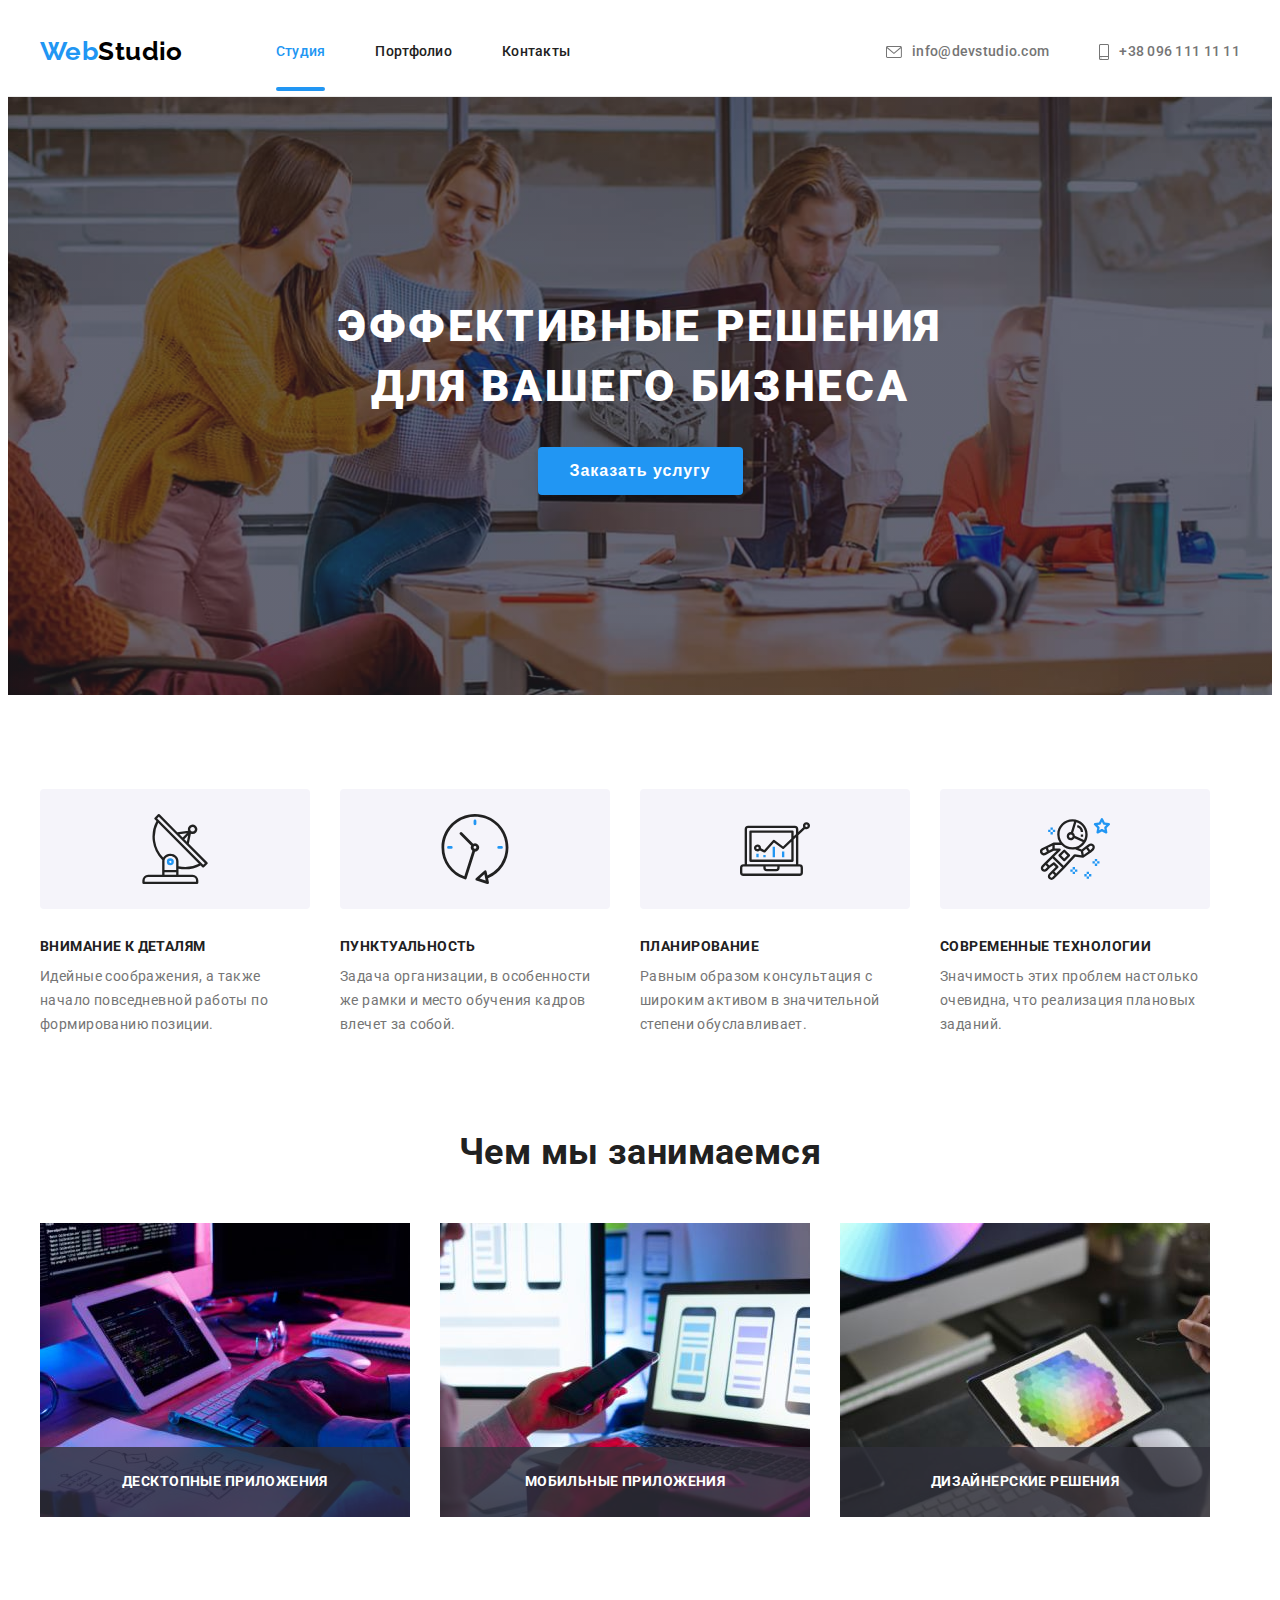
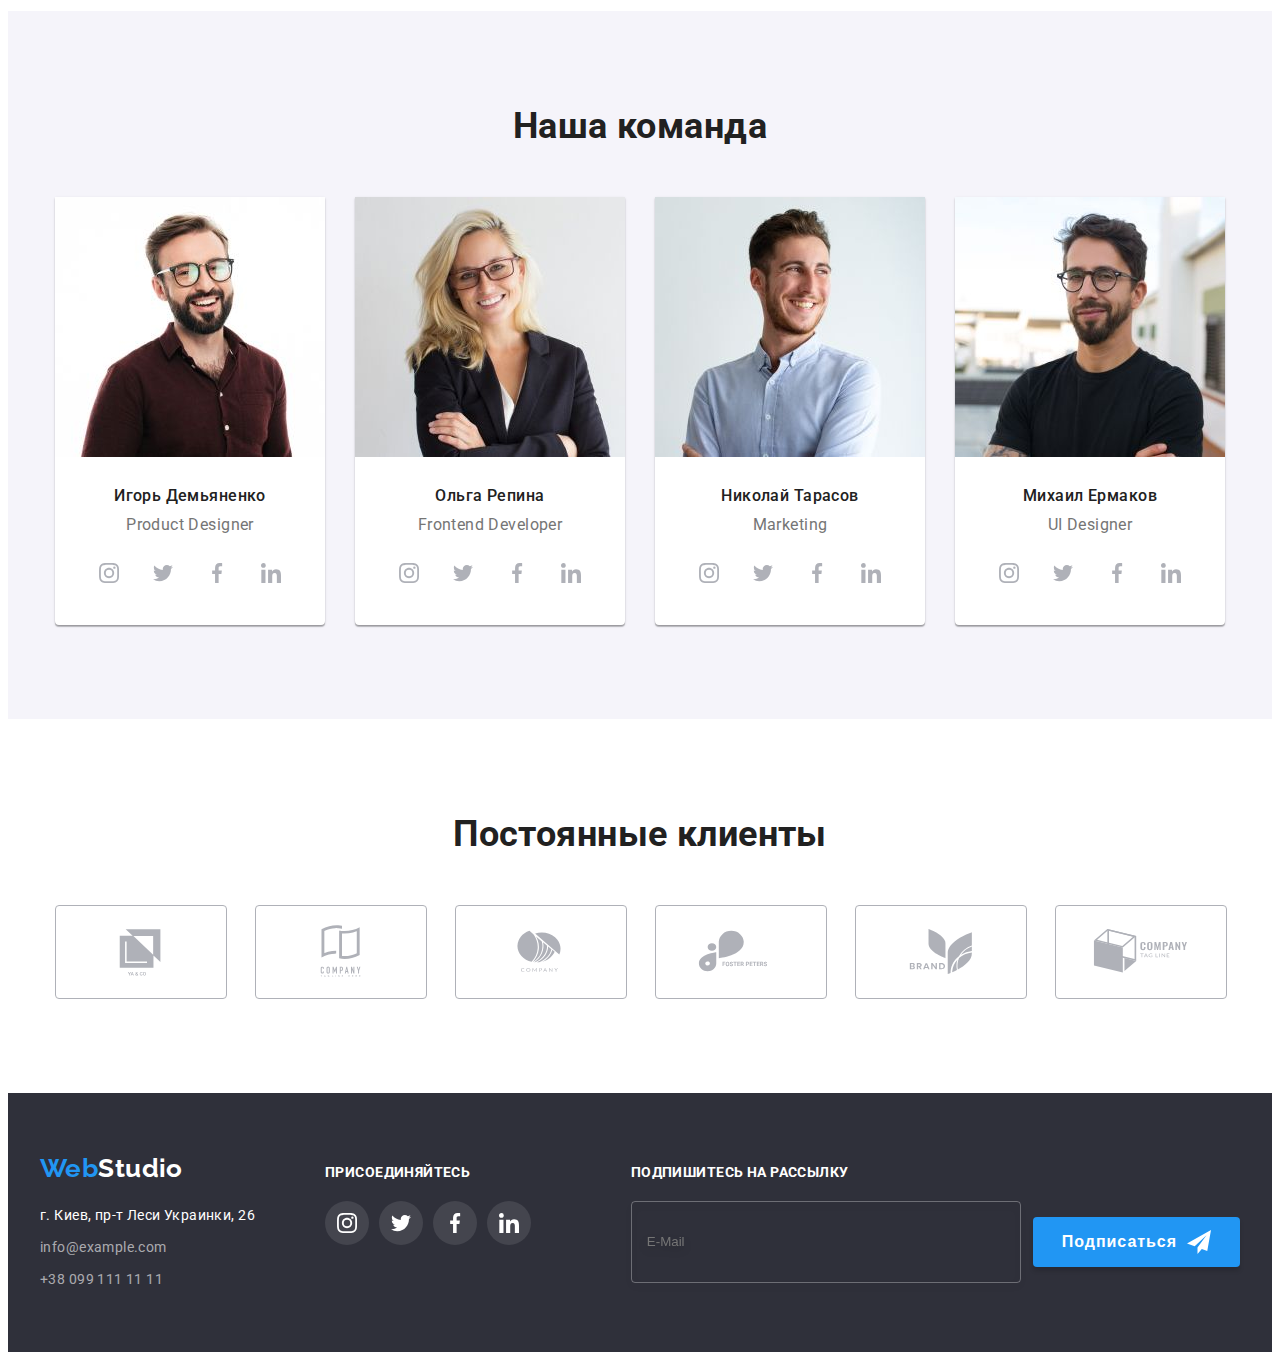
<file: index.html>
<!DOCTYPE html>
<html lang="en">
  <head>
    <meta charset="UTF-8" />
    <meta http-equiv="X-UA-Compatible" content="IE=edge" />
    <meta name="viewport" content="width=device-width, initial-scale=1.0" />
    <link rel="preconnect" href="https://fonts.googleapis.com" />
    <link rel="preconnect" href="https://fonts.gstatic.com" crossorigin />
    <link
      href="https://fonts.googleapis.com/css2?family=Raleway:wght@400;500;700;900&family=Roboto:wght@400;500;700;900&display=swap"
      rel="stylesheet"
    />
    <link
      rel="stylesheet"
      href="https://cdnjs.cloudflare.com/ajax/libs/modern-normalize/1.1.0/modern-normalize.min.css"
      integrity="sha512-wpPYUAdjBVSE4KJnH1VR1HeZfpl1ub8YT/NKx4PuQ5NmX2tKuGu6U/JRp5y+Y8XG2tV+wKQpNHVUX03MfMFn9Q=="
      crossorigin="anonymous"
      referrerpolicy="no-referrer"
    />
    <link rel="stylesheet" href="./css/main.min.css" />
    <title>WebStudio</title>
  </head>

  <body>
    <header class="header">
      <div class="container container--flex">
        <a class="logo main-nav__logo" href="./index.html"
          >Web<span class="logo__part--black">Studio</span></a
        >

        <button
          type="button"
          class="menu-button"
          aria-expanded="false"
          aria-controls="menu-container"
          data-menu-button
        >
          <svg
            class="menu-button__icon"
            width="40"
            height="40"
            aria-label="Переключатель мобильного меню"
          >
            <use
              class="icon-menu-close"
              href="./images/icons.svg#icon-menu-close"
            ></use>
            <use
              class="icon-menu-open"
              href="./images/icons.svg#icon-menu-open"
            ></use>
          </svg>
        </button>
        <div class="menu-container" id="menu-container" data-menu>
          <nav class="main-nav">
            <ul class="main-nav__list">
              <li class="main-nav__item">
                <a
                  class="main-nav__link main-nav__link--highlighted"
                  href="./index.html"
                  >Студия</a
                >
              </li>
              <li class="main-nav__item">
                <a class="main-nav__link" href="./portfolio.html">Портфолио</a>
              </li>
              <li class="main-nav__item">
                <a class="main-nav__link" href="">Контакты</a>
              </li>
            </ul>
          </nav>
          <ul class="contacts">
            <li class="contacts__item">
              <a class="contacts__link" href="tel:+380961111111">
                <svg class="contacts__icon" width="10" height="16">
                  <use href="./images/icons.svg#icon-smartphone"></use>
                </svg>
                +38 096 111 11 11</a
              >
            </li>
            <li class="contacts__item">
              <a class="contacts__link" href="mailto:info@devstudio.com">
                <svg class="contacts__icon" width="16" height="12">
                  <use href="./images/icons.svg#icon-envelope"></use>
                </svg>
                info@devstudio.com</a
              >
            </li>
          </ul>
          <ul class="list social-list header__social-list">
            <li class="header-social__item" lang="en">
              <a class="header-social__link" href="">Instagram</a>
            </li>
            <li class="header-social__item" lang="en">
              <a class="header-social__link" href="">Twitter</a>
            </li>
            <li class="header-social__item" lang="en">
              <a class="header-social__link" href="">Facebook</a>
            </li>
            <li class="header-social__item" lang="en">
              <a class="header-social__link" href="">LinkedIn</a>
            </li>
          </ul>
        </div>
      </div>
    </header>
    <!-- Main -->
    <main>
      <!-- Секция1 -->
      <section class="hero">
        <div class="container">
          <h1 class="hero__title">
            Эффективные решения <br />
            для вашего бизнеса
          </h1>
          <button class="button hero__button" type="button" data-modal-open>
            Заказать услугу
          </button>
        </div>
      </section>
      <!-- Наши преимущества -->
      <section class="section section--NoBtmPdn benefits">
        <div class="container">
          <h2 class="section__title section__title--visually-hidden">
            Наши преимущества
          </h2>
          <ul class="benefits__list">
            <li class="benefits__item">
              <div class="benefits__icon-wrap">
                <svg class="benefits__icon" width="70" height="70">
                  <use href="./images/icons.svg#icon-antenna"></use>
                </svg>
              </div>
              <h3 class="benefits__title">Внимание к деталям</h3>
              <p class="benefits__description">
                Идейные соображения, а также начало повседневной работы по
                формированию позиции.
              </p>
            </li>
            <li class="benefits__item">
              <div class="benefits__icon-wrap">
                <svg class="benefits__icon" width="70" height="70">
                  <use href="./images/icons.svg#icon-clock"></use>
                </svg>
              </div>
              <h3 class="benefits__title">Пунктуальность</h3>
              <p class="benefits__description">
                Задача организации, в особенности же рамки и место обучения
                кадров влечет за собой.
              </p>
            </li>
            <li class="benefits__item">
              <div class="benefits__icon-wrap">
                <svg class="benefits__icon" width="70" height="70">
                  <use href="./images/icons.svg#icon-diagram"></use>
                </svg>
              </div>
              <h3 class="benefits__title">Планирование</h3>
              <p class="benefits__description">
                Равным образом консультация с широким активом в значительной
                степени обуславливает.
              </p>
            </li>
            <li class="benefits__item">
              <div class="benefits__icon-wrap">
                <svg class="benefits__icon" width="70" height="70">
                  <use href="./images/icons.svg#icon-astronaut"></use>
                </svg>
              </div>
              <h3 class="benefits__title">Современные технологии</h3>
              <p class="benefits__description">
                Значимость этих проблем настолько очевидна, что реализация
                плановых заданий.
              </p>
            </li>
          </ul>
        </div>
      </section>
      <!-- Чем мы занимаемся -->
      <section class="section services">
        <div class="container">
          <h2 class="section__title">Чем мы занимаемся</h2>
          <ul class="services__list">
            <li class="services__item">
              <a class="services__link" href="">
                <picture>
                  <source
                    srcset="
                      ./images/html-coding@1x-lg.jpg 1x,
                      ./images/html-coding@2x-lg.jpg 2x
                    "
                  />

                  <img
                    class="services__pic services__pic--no-gap"
                    src="./images/html-coding.jpg"
                    alt="Верстка"
                  />
                </picture>

                <h3 class="services__name">Десктопные приложения</h3>
              </a>
            </li>
            <li class="services__item">
              <a class="services__link" href="">
                <picture>
                  <source
                    srcset="
                      ./images/mobile-adaption@1x-lg.jpg 1x,
                      ./images/mobile-adaption@2x-lg.jpg 2x
                    "
                  />

                  <img
                    class="services__pic services__pic--no-gap"
                    src="./images/mobile-adaptation.jpg"
                    alt="Адаптация под мобильные утройства"
                  />
                </picture>

                <h3 class="services__name">Мобильные приложения</h3>
              </a>
            </li>
            <li class="services__item">
              <a class="services__link" href="">
                <picture>
                  <source
                    srcset="
                      ./images/styling@1x-lg.jpg 1x,
                      ./images/styling@2x-lg.jpg 2x
                    "
                  />

                  <img
                    class="services__pic services__pic--no-gap"
                    src="./images/styling.jpg"
                    alt="Стилизация"
                  />
                </picture>

                <h3 class="services__name">Дизайнерские решения</h3>
              </a>
            </li>
          </ul>
        </div>
      </section>
      <!-- Наша команда -->
      <section class="section section--grey team">
        <div class="container">
          <h2 class="title section__title">Наша команда</h2>
          <ul class="team__list">
            <li class="team__item">
              <picture>
                <source
                  media="(min-width: 1200px)"
                  srcset="
                    ./images/igor-demianenko@1x-lg.jpg 1x,
                    ./images/igor-demianenko@2x-lg.jpg 2x
                  "
                />

                <source
                  media="(min-width: 768px)"
                  srcset="
                    ./images/igor-demianenko@1x-md.jpg 1x,
                    ./images/igor-demianenko@2x-md.jpg 2x
                  "
                />

                <source
                  media="(max-width: 767px)"
                  srcset="
                    ./images/igor-demianenko@1x-sm.jpg 1x,
                    ./images/igor-demianenko@2x-sm.jpg 2x
                  "
                />

                <img
                  class="team__pic team__pic--no-gap"
                  src="./images/igor-demianenko@1x-sm.jpg"
                  alt="Игорь Демьяненко"
                />
              </picture>

              <h3 class="team__member">Игорь Демьяненко</h3>
              <p class="team__position">Product Designer</p>
              <ul class="social-list team__social-list">
                <li class="social-list__item">
                  <a
                    class="social-list__link"
                    href=""
                    target="_blank"
                    rel="noopener noreferrer"
                  >
                    <svg class="social-list__icon" width="20" height="20">
                      <use href="./images/icons.svg#icon-instagram"></use>
                    </svg>
                  </a>
                </li>
                <li class="social-list__item">
                  <a
                    class="social-list__link"
                    href=""
                    target="_blank"
                    rel="noopener noreferrer"
                  >
                    <svg class="social-list__icon" width="20" height="20">
                      <use href="./images/icons.svg#icon-twitter"></use>
                    </svg>
                  </a>
                </li>
                <li class="social-list__item">
                  <a
                    class="social-list__link"
                    href=""
                    target="_blank"
                    rel="noopener noreferrer"
                  >
                    <svg class="social-list__icon" width="20" height="20">
                      <use href="./images/icons.svg#icon-facebook"></use>
                    </svg>
                  </a>
                </li>
                <li class="social-list__item">
                  <a
                    class="social-list__link"
                    href=""
                    target="_blank"
                    rel="noopener noreferrer"
                  >
                    <svg class="social-list__icon" width="20" height="20">
                      <use href="./images/icons.svg#icon-linkedin"></use>
                    </svg>
                  </a>
                </li>
              </ul>
            </li>
            <li class="team__item">
              <picture>
                <source
                  media="(min-width: 1200px)"
                  srcset="
                    ./images/olga-repina@1x-lg.jpg 1x,
                    ./images/olga-repina@2x-lg.jpg 2x
                  "
                />

                <source
                  media="(min-width: 768px)"
                  srcset="
                    ./images/olga-repina@1x-md.jpg 1x,
                    ./images/olga-repina@2x-md.jpg 2x
                  "
                />

                <source
                  media="(max-width: 767px)"
                  srcset="
                    ./images/olga-repina@1x-sm.jpg 1x,
                    ./images/olga-repina@2x-sm.jpg 2x
                  "
                />

                <img
                  class="team__pic team__pic--no-gap"
                  src="./images/olga-repina.jpg"
                  alt="Ольга Репина"
                />
              </picture>

              <h3 class="team__member">Ольга Репина</h3>
              <p class="team__position">Frontend Developer</p>
              <ul class="social-list team__social-list">
                <li class="social-list__item">
                  <a
                    class="social-list__link"
                    href=""
                    target="_blank"
                    rel="noopener noreferrer"
                  >
                    <svg class="social-list__icon" width="20" height="20">
                      <use href="./images/icons.svg#icon-instagram"></use>
                    </svg>
                  </a>
                </li>
                <li class="social-list__item">
                  <a
                    class="social-list__link"
                    href=""
                    target="_blank"
                    rel="noopener noreferrer"
                  >
                    <svg class="social-list__icon" width="20" height="20">
                      <use href="./images/icons.svg#icon-twitter"></use>
                    </svg>
                  </a>
                </li>
                <li class="social-list__item">
                  <a
                    class="social-list__link"
                    href=""
                    target="_blank"
                    rel="noopener noreferrer"
                  >
                    <svg class="social-list__icon" width="20" height="20">
                      <use href="./images/icons.svg#icon-facebook"></use>
                    </svg>
                  </a>
                </li>
                <li class="social-list__item">
                  <a
                    class="social-list__link"
                    href=""
                    target="_blank"
                    rel="noopener noreferrer"
                  >
                    <svg class="social-list__icon" width="20" height="20">
                      <use href="./images/icons.svg#icon-linkedin"></use>
                    </svg>
                  </a>
                </li>
              </ul>
            </li>
            <li class="team__item">
              <picture>
                <source
                  media="(min-width: 1200px)"
                  srcset="
                    ./images/nikolay-tarasov@1x-lg.jpg 1x,
                    ./images/nikolay-tarasov@2x-lg.jpg 2x
                  "
                />

                <source
                  media="(min-width: 768px)"
                  srcset="
                    ./images/nikolay-tarasov@1x-md.jpg 1x,
                    ./images/nikolay-tarasov@2x-md.jpg 2x
                  "
                />

                <source
                  media="(max-width: 767px)"
                  srcset="
                    ./images/nikolay-tarasov@1x-sm.jpg 1x,
                    ./images/nikolay-tarasov@2x-sm.jpg 2x
                  "
                />

                <img
                  class="team__pic team__pic--no-gap"
                  src="./images/nikolay-tarasov.jpg"
                  alt="Николай Тарасов"
                />
              </picture>

              <h3 class="team__member">Николай Тарасов</h3>
              <p class="team__position">Marketing</p>
              <ul class="social-list team__social-list">
                <li class="social-list__item">
                  <a
                    class="social-list__link"
                    href=""
                    target="_blank"
                    rel="noopener noreferrer"
                  >
                    <svg class="social-list__icon" width="20" height="20">
                      <use href="./images/icons.svg#icon-instagram"></use>
                    </svg>
                  </a>
                </li>
                <li class="social-list__item">
                  <a
                    class="social-list__link"
                    href=""
                    target="_blank"
                    rel="noopener noreferrer"
                  >
                    <svg class="social-list__icon" width="20" height="20">
                      <use href="./images/icons.svg#icon-twitter"></use>
                    </svg>
                  </a>
                </li>
                <li class="social-list__item">
                  <a
                    class="social-list__link"
                    href=""
                    target="_blank"
                    rel="noopener noreferrer"
                  >
                    <svg class="social-list__icon" width="20" height="20">
                      <use href="./images/icons.svg#icon-facebook"></use>
                    </svg>
                  </a>
                </li>
                <li class="social-list__item">
                  <a
                    class="social-list__link"
                    href=""
                    target="_blank"
                    rel="noopener noreferrer"
                  >
                    <svg class="social-list__icon" width="20" height="20">
                      <use href="./images/icons.svg#icon-linkedin"></use>
                    </svg>
                  </a>
                </li>
              </ul>
            </li>
            <li class="team__item">
              <picture>
                <source
                  media="(min-width: 1200px)"
                  srcset="
                    ./images/mihail-ermakov@1x-lg.jpg 1x,
                    ./images/mihail-ermakov@2x-lg.jpg 2x
                  "
                />

                <source
                  media="(min-width: 768px)"
                  srcset="
                    ./images/mihail-ermakov@1x-md.jpg 1x,
                    ./images/mihail-ermakov@2x-md.jpg 2x
                  "
                />

                <source
                  media="(max-width: 767px)"
                  srcset="
                    ./images/mihail-ermakov@1x-sm.jpg 1x,
                    ./images/mihail-ermakov@2x-sm.jpg 2x
                  "
                />

                <img
                  class="team__pic team__pic--no-gap"
                  src="./images/mihail-ermakov.jpg"
                  alt="Михаил Ермаков"
                />
              </picture>

              <h3 class="team__member">Михаил Ермаков</h3>
              <p class="team__position">UI Designer</p>
              <ul class="social-list team__social-list">
                <li class="social-list__item">
                  <a
                    class="social-list__link"
                    href=""
                    target="_blank"
                    rel="noopener noreferrer"
                  >
                    <svg class="social-list__icon" width="20" height="20">
                      <use href="./images/icons.svg#icon-instagram"></use>
                    </svg>
                  </a>
                </li>
                <li class="social-list__item">
                  <a
                    class="social-list__link"
                    href=""
                    target="_blank"
                    rel="noopener noreferrer"
                  >
                    <svg class="social-list__icon" width="20" height="20">
                      <use href="./images/icons.svg#icon-twitter"></use>
                    </svg>
                  </a>
                </li>
                <li class="social-list__item">
                  <a
                    class="social-list__link"
                    href=""
                    target="_blank"
                    rel="noopener noreferrer"
                  >
                    <svg class="social-list__icon" width="20" height="20">
                      <use href="./images/icons.svg#icon-facebook"></use>
                    </svg>
                  </a>
                </li>
                <li class="social-list__item">
                  <a
                    class="social-list__link"
                    href=""
                    target="_blank"
                    rel="noopener noreferrer"
                  >
                    <svg class="social-list__icon" width="20" height="20">
                      <use href="./images/icons.svg#icon-linkedin"></use>
                    </svg>
                  </a>
                </li>
              </ul>
            </li>
          </ul>
        </div>
      </section>
      <!-- Секция Клиенты -->
      <section class="section clients">
        <div class="container">
          <h2 class="title section__title">Постоянные клиенты</h2>
          <ul class="clients__list">
            <li class="clients__item">
              <a
                class="clients__link"
                href=""
                target="_blank"
                rel="noopener noreferrer"
              >
                <svg class="clients__icon" width="106" height="60">
                  <use href="./images/icons.svg#icon-logo-1"></use>
                </svg>
              </a>
            </li>
            <li class="clients__item">
              <a
                class="clients__link"
                href=""
                target="_blank"
                rel="noopener noreferrer"
              >
                <svg class="clients__icon" width="106" height="60">
                  <use href="./images/icons.svg#icon-logo-2"></use>
                </svg>
              </a>
            </li>
            <li class="clients__item">
              <a
                class="clients__link"
                href=""
                target="_blank"
                rel="noopener noreferrer"
              >
                <svg class="clients__icon" width="106" height="60">
                  <use href="./images/icons.svg#icon-logo-3"></use>
                </svg>
              </a>
            </li>
            <li class="clients__item">
              <a
                class="clients__link"
                href=""
                target="_blank"
                rel="noopener noreferrer"
              >
                <svg class="clients__icon" width="106" height="60">
                  <use href="./images/icons.svg#icon-logo-4"></use>
                </svg>
              </a>
            </li>
            <li class="clients__item">
              <a
                class="clients__link"
                href=""
                target="_blank"
                rel="noopener noreferrer"
              >
                <svg class="clients__icon" width="106" height="60">
                  <use href="./images/icons.svg#icon-logo-5"></use>
                </svg>
              </a>
            </li>
            <li class="clients__item">
              <a
                class="clients__link"
                href=""
                target="_blank"
                rel="noopener noreferrer"
              >
                <svg class="clients__icon" width="106" height="60">
                  <use href="./images/icons.svg#icon-logo-6"></use>
                </svg>
              </a>
            </li>
          </ul>
        </div>
      </section>
    </main>
    <!-- Footer -->
    <footer class="footer">
      <div class="container container--flex-baseline">
        <div class="footer__address">
          <a class="logo footer__logo" href="./index.html"
            >Web<span class="logo__part logo__part--white">Studio</span></a
          >
          <address>
            <p class="physical-address">г. Киев, пр-т Леси Украинки, 26</p>
            <br />
            <a class="contacts footer__contacts" href="mailto:info@example.com"
              >info@example.com</a
            ><br />
            <a class="contacts footer__contacts" href="tel:+380991111111"
              >+38 099 111 11 11</a
            >
          </address>
        </div>
        <div class="subscribe footer__subscribe">
          <b class="join">Присоединяйтесь</b>
          <ul class="social-list subscribe__social-list">
            <li class="subscribe__item">
              <a
                class="subscribe__link"
                href=""
                target="_blank"
                rel="noopener noreferrer"
              >
                <svg class="subscribe__icon" width="20" height="20">
                  <use href="./images/icons.svg#icon-instagram"></use>
                </svg>
              </a>
            </li>
            <li class="subscribe__item">
              <a
                class="subscribe__link"
                href=""
                target="_blank"
                rel="noopener noreferrer"
              >
                <svg class="subscribe__icon" width="20" height="20">
                  <use href="./images/icons.svg#icon-twitter"></use>
                </svg>
              </a>
            </li>
            <li class="subscribe__item">
              <a
                class="subscribe__link"
                href=""
                target="_blank"
                rel="noopener noreferrer"
              >
                <svg class="subscribe__icon" width="20" height="20">
                  <use href="./images/icons.svg#icon-facebook"></use>
                </svg>
              </a>
            </li>
            <li class="subscribe__item">
              <a
                class="subscribe__link"
                href=""
                target="_blank"
                rel="noopener noreferrer"
              >
                <svg class="subscribe__icon" width="20" height="20">
                  <use href="./images/icons.svg#icon-linkedin"></use>
                </svg>
              </a>
            </li>
          </ul>
        </div>
        <div class="subscription">
          <b class="join">Подпишитесь на рассылку</b>
          <form class="js-speaker-form">
            <div class="email--flex">
              <label
                class="email__label email__label--visually-hidden"
                for="email"
                >Почта</label
              >
              <input
                class="email__input"
                type="email"
                name="email"
                id="email"
                placeholder="E-Mail"
              />
              <button class="button subscription__button" type="submit">
                Подписаться
                <svg class="subscription__icon" width="24" height="24">
                  <use href="./images/icons.svg#icon-send"></use>
                </svg>
              </button>
            </div>
          </form>
        </div>
      </div>
    </footer>

    <div class="back-drop is-hidden" data-modal>
      <div class="modal">
        <form>
          <p class="appeal">Оставьте свои данные, мы вам перезвоним</p>

          <label class="label" for="name">Имя</label>
          <div class="input-field">
            <input class="input" type="text" name="name" id="name" />
            <svg class="input__icon" width="18" height="18">
              <use href="./images/icons.svg#icon-person"></use>
            </svg>
          </div>

          <label class="label" for="phone">Телефон</label>
          <div class="input-field">
            <input class="input" type="tel" name="tel-number" id="phone" />
            <svg class="input__icon" width="18" height="18">
              <use href="./images/icons.svg#icon-phone"></use>
            </svg>
          </div>

          <label class="label" for="email-modal">Почта</label>
          <div class="input-field">
            <input class="input" type="email" name="e-mail" id="email-modal" />
            <svg class="input__icon" width="18" height="18">
              <use href="./images/icons.svg#icon-email"></use>
            </svg>
          </div>

          <label class="label" for="comments">Комментарий</label>

          <textarea
            class="input-comments"
            name="comments"
            id="comments"
            placeholder="Введите текст"
          ></textarea>

          <label class="policy-label">
            <input
              class="checkbox"
              type="checkbox"
              name="agreement"
              id="policy1"
            />
            <span class="custom-checkbox"></span>
            <span
              >Соглашаюсь с рассылкой и принимаю
              <a
                class="policy-link"
                href=""
                target="_blank"
                rel="noopener noreferrer"
              >
                Условия договора</a
              ></span
            >
          </label>

          <button class="send-button" type="submit">Отправить</button>
        </form>

        <button class="close-button" type="button" data-modal-close>
          <svg class="close-icon" width="18" height="18">
            <use href="./images/icons.svg#icon-close"></use>
          </svg>
        </button>
      </div>
    </div>
    <script src="./index.js"></script>
    <script src="./mobale-menu.js"></script>
    <script src="./subscription.js"></script>
  </body>
</html>
</file>
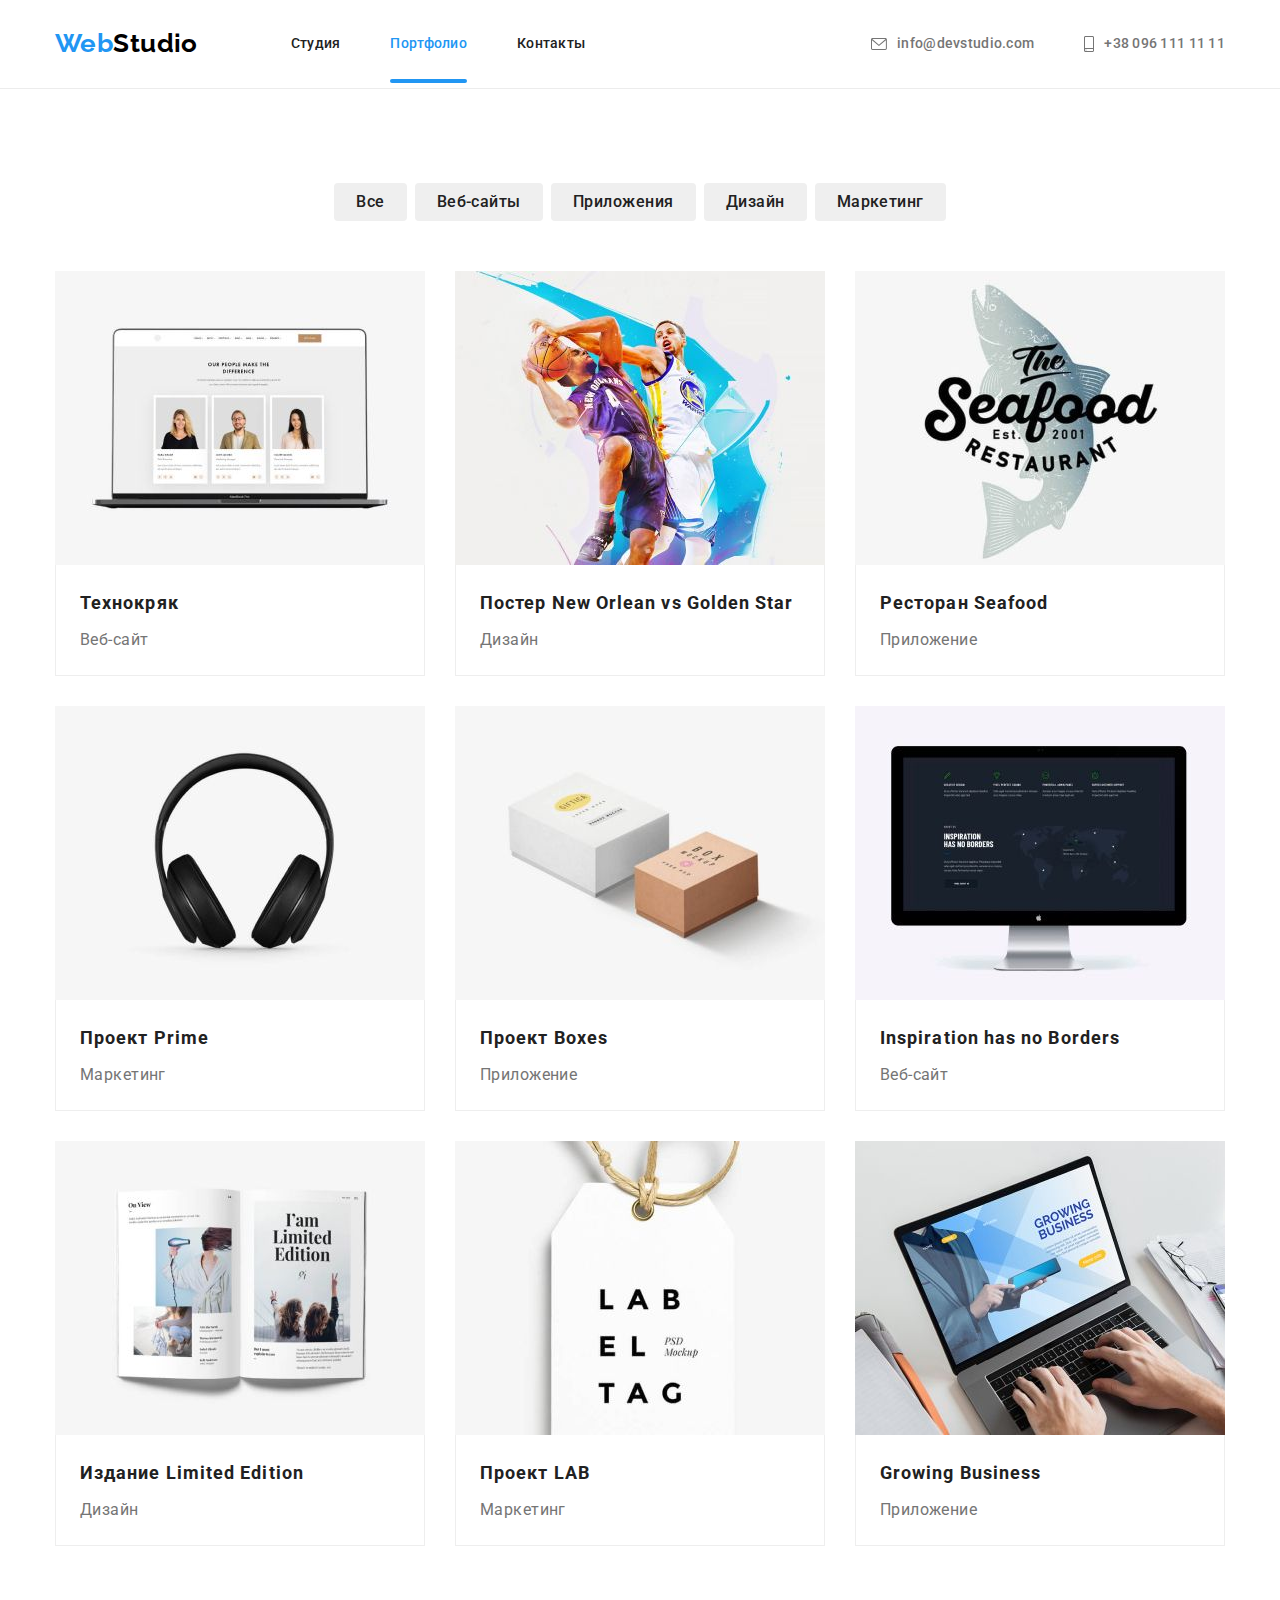
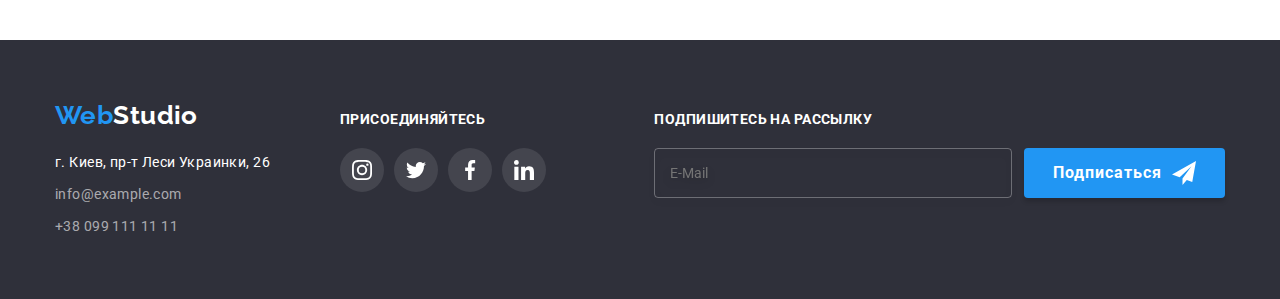
<file: portfolio.html>
<!DOCTYPE html>
<html lang="en">
  <head>
    <meta charset="UTF-8" />
    <meta http-equiv="X-UA-Compatible" content="IE=edge" />
    <meta name="viewport" content="width=device-width, initial-scale=1.0" />
    <link rel="preconnect" href="https://fonts.googleapis.com" />
    <link rel="preconnect" href="https://fonts.gstatic.com" crossorigin />
    <link
      href="https://fonts.googleapis.com/css2?family=Raleway:wght@700&family=Roboto:wght@400;500;700;900&display=swap"
      rel="stylesheet"
    />
    <link
      rel="stylesheet"
      href="https://cdnjs.cloudflare.com/ajax/libs/modern-normalize/1.1.0/modern-normalize.css"
      integrity="sha512-Y0MM+V6ymRKN2zStTqzQ227DWhhp4Mzdo6gnlRnuaNCbc+YN/ZH0sBCLTM4M0oSy9c9VKiCvd4Jk44aCLrNS5Q=="
      crossorigin="anonymous"
      referrerpolicy="no-referrer"
    />
    <link rel="stylesheet" href="./css/main.min.css" />
    <title>Portfolio</title>
  </head>

  <body>
    <!--Header section-->
    <header class="header">
      <div class="container container--flex">
        <a class="logo main-nav__logo" href="./index.html"
          >Web<span class="logo__part--black">Studio</span></a
        >

        <button
          type="button"
          class="menu-button"
          aria-expanded="false"
          aria-controls="menu-container"
          data-menu-button
        >
          <svg
            class="menu-button__icon"
            width="40"
            height="40"
            aria-label="Переключатель мобильного меню"
          >
            <use
              class="icon-menu-close"
              href="./images/icons.svg#icon-menu-close"
            ></use>
            <use
              class="icon-menu-open"
              href="./images/icons.svg#icon-menu-open"
            ></use>
          </svg>
        </button>
        <!-- Навигация -->
        <div class="menu-container" id="menu-container" data-menu>
          <nav class="main-nav">
            <ul class="main-nav__list">
              <li class="main-nav__item">
                <a class="main-nav__link" href="./index.html">Студия</a>
              </li>
              <li class="main-nav__item">
                <a
                  class="main-nav__link main-nav__link--highlighted"
                  href="./portfolio.html"
                  >Портфолио</a
                >
              </li>
              <li class="main-nav__item">
                <a class="main-nav__link" href="">Контакты</a>
              </li>
            </ul>
          </nav>
          <!-- Контакты -->
          <ul class="contacts">
            <li class="contacts__item">
              <a class="contacts__link" href="tel:+380961111111">
                <svg class="contacts__icon" width="10" height="16">
                  <use href="./images/icons.svg#icon-smartphone"></use>
                </svg>
                +38 096 111 11 11</a
              >
            </li>
            <li class="contacts__item">
              <a class="contacts__link" href="mailto:info@devstudio.com">
                <svg class="contacts__icon" width="16" height="12">
                  <use href="./images/icons.svg#icon-envelope"></use>
                </svg>
                info@devstudio.com</a
              >
            </li>
          </ul>
          <ul class="list social-list header__social-list">
            <li class="header-social__item" lang="en">
              <a class="header-social__link" href="">Instagram</a>
            </li>
            <li class="header-social__item" lang="en">
              <a class="header-social__link" href="">Twitter</a>
            </li>
            <li class="header-social__item" lang="en">
              <a class="header-social__link" href="">Facebook</a>
            </li>
            <li class="header-social__item" lang="en">
              <a class="header-social__link" href="">LinkedIn</a>
            </li>
          </ul>
        </div>
      </div>
    </header>
    <!-- Main -->
    <main>
      <!-- Проекты -->
      <section class="section section__projects">
        <div class="container">
          <h1 class="section__title section__title--visually-hidden">
            Проекты
          </h1>

          <!-- Фильтр  -->
          <ul class="filter">
            <li class="filter__item">
              <button class="button filter__button" type="button">Все</button>
            </li>
            <li class="filter__item">
              <button class="button filter__button" type="button">
                Веб-сайты
              </button>
            </li>
            <li class="filter__item">
              <button class="button filter__button" type="button">
                Приложения
              </button>
            </li>
            <li class="filter__item">
              <button class="button filter__button" type="button">
                Дизайн
              </button>
            </li>
            <li class="filter__item">
              <button class="button filter__button" type="button">
                Маркетинг
              </button>
            </li>
          </ul>

          <!-- Проекты -->
          <ul class="projects">
            <li class="projects__item">
              <a class="projects__link" href="">
                <div class="thumb-wrap">
                  <picture>
                    <source
                      media="(min-width: 1200px)"
                      srcset="
                        ./images/project-01@1x-lg.jpg 1x,
                        ./images/project-01@2x-lg.jpg 2x
                      "
                    />

                    <source
                      media="(min-width: 768px)"
                      srcset="
                        ./images/project-01@1x-md.jpg 1x,
                        ./images/project-01@2x-md.jpg 2x
                      "
                    />

                    <source
                      media="(max-width: 767px)"
                      srcset="
                        ./images/project-01@1x-sm.jpg 1x,
                        ./images/project-01@2x-sm.jpg 2x
                      "
                    />
                    <img
                      class="projects__pic projects__pic--no-gap"
                      src="./images/techno.jpg"
                      alt="Макет сайта Технокряк"
                    />
                  </picture>

                  <p class="projects__details">
                    Ресурс предлагает комплексные предложения с разным уровнем
                    функционала и сервисов. Все это позволит посетителю получить
                    исчерпывающие сведения о компании или частном лице.
                  </p>
                </div>
                <div class="projects__desc">
                  <h2 class="projects__name">Технокряк</h2>
                  <span class="projects__type">Веб-сайт</span>
                </div>
              </a>
            </li>
            <li class="projects__item">
              <a class="projects__link" href="">
                <div class="thumb-wrap">
                  <picture>
                    <source
                      media="(min-width: 1200px)"
                      srcset="
                        ./images/project-02@1x-lg.jpg 1x,
                        ./images/project-02@2x-lg.jpg 2x
                      "
                    />

                    <source
                      media="(min-width: 768px)"
                      srcset="
                        ./images/project-02@1x-md.jpg 1x,
                        ./images/project-02@2x-md.jpg 2x
                      "
                    />

                    <source
                      media="(max-width: 767px)"
                      srcset="
                        ./images/project-02@1x-sm.jpg 1x,
                        ./images/project-02@2x-sm.jpg 2x
                      "
                    />
                    <img
                      class="projects__pic projects__pic--no-gap"
                      src="./images/new-orlean-vs-glden-star.jpg"
                      alt="Постер"
                    />
                  </picture>

                  <p class="projects__details">
                    Ресурс предлагает комплексные предложения с разным уровнем
                    функционала и сервисов. Все это позволит посетителю получить
                    исчерпывающие сведения о компании или частном лице.
                  </p>
                </div>
                <div class="projects__desc">
                  <h2 class="projects__name">
                    Постер New Orlean vs Golden Star
                  </h2>
                  <span class="projects__type">Дизайн</span>
                </div>
              </a>
            </li>
            <li class="projects__item">
              <a class="projects__link" href="">
                <div class="thumb-wrap">
                  <picture>
                    <source
                      media="(min-width: 1200px)"
                      srcset="
                        ./images/project-03@1x-lg.jpg 1x,
                        ./images/project-03@2x-lg.jpg 2x
                      "
                    />

                    <source
                      media="(min-width: 768px)"
                      srcset="
                        ./images/project-03@1x-md.jpg 1x,
                        ./images/project-03@2x-md.jpg 2x
                      "
                    />

                    <source
                      media="(max-width: 767px)"
                      srcset="
                        ./images/project-03@1x-sm.jpg 1x,
                        ./images/project-03@2x-sm.jpg 2x
                      "
                    />
                    <img
                      class="projects__pic projects__pic--no-gap"
                      src="./images/seafood-restaraunt.jpg"
                      alt="Логотип ресторана Seafood "
                    />
                  </picture>

                  <p class="projects__details">
                    Ресурс предлагает комплексные предложения с разным уровнем
                    функционала и сервисов. Все это позволит посетителю получить
                    исчерпывающие сведения о компании или частном лице.
                  </p>
                </div>
                <div class="projects__desc">
                  <h2 class="projects__name">Ресторан Seafood</h2>
                  <span class="projects__type">Приложение</span>
                </div>
              </a>
            </li>
            <li class="projects__item">
              <a class="projects__link" href="">
                <div class="thumb-wrap">
                  <picture>
                    <source
                      media="(min-width: 1200px)"
                      srcset="
                        ./images/project-04@1x-lg.jpg 1x,
                        ./images/project-04@2x-lg.jpg 2x
                      "
                    />

                    <source
                      media="(min-width: 768px)"
                      srcset="
                        ./images/project-04@1x-md.jpg 1x,
                        ./images/project-04@2x-md.jpg 2x
                      "
                    />

                    <source
                      media="(max-width: 767px)"
                      srcset="
                        ./images/project-04@1x-sm.jpg 1x,
                        ./images/project-04@2x-sm.jpg 2x
                      "
                    />
                    <img
                      class="projects__pic projects__pic--no-gap"
                      src="./images/prime-project.jpg"
                      alt="Логотип Prime"
                    />
                  </picture>

                  <p class="projects__details">
                    Ресурс предлагает комплексные предложения с разным уровнем
                    функционала и сервисов. Все это позволит посетителю получить
                    исчерпывающие сведения о компании или частном лице.
                  </p>
                </div>
                <div class="projects__desc">
                  <h2 class="projects__name">Проект Prime</h2>
                  <span class="projects__type">Маркетинг</span>
                </div>
              </a>
            </li>
            <li class="projects__item">
              <a class="projects__link" href="">
                <div class="thumb-wrap">
                  <picture>
                    <source
                      media="(min-width: 1200px)"
                      srcset="
                        ./images/project-05@1x-lg.jpg 1x,
                        ./images/project-05@2x-lg.jpg 2x
                      "
                    />

                    <source
                      media="(min-width: 768px)"
                      srcset="
                        ./images/project-05@1x-md.jpg 1x,
                        ./images/project-05@2x-md.jpg 2x
                      "
                    />

                    <source
                      media="(max-width: 767px)"
                      srcset="
                        ./images/project-05@1x-sm.jpg 1x,
                        ./images/project-05@2x-sm.jpg 2x
                      "
                    />
                    <img
                      class="projects__pic projects__pic--no-gap"
                      src="./images/boxes-project.jpg"
                      alt="Логотип Boxes"
                    />
                  </picture>

                  <p class="projects__details">
                    Ресурс предлагает комплексные предложения с разным уровнем
                    функционала и сервисов. Все это позволит посетителю получить
                    исчерпывающие сведения о компании или частном лице.
                  </p>
                </div>
                <div class="projects__desc">
                  <h2 class="projects__name">Проект Boxes</h2>
                  <span class="projects__type">Приложение</span>
                </div>
              </a>
            </li>
            <li class="projects__item">
              <a class="projects__link" href="">
                <div class="thumb-wrap">
                  <picture>
                    <source
                      media="(min-width: 1200px)"
                      srcset="
                        ./images/project-06@1x-lg.jpg 1x,
                        ./images/project-06@2x-lg.jpg 2x
                      "
                    />

                    <source
                      media="(min-width: 768px)"
                      srcset="
                        ./images/project-06@1x-md.jpg 1x,
                        ./images/project-06@2x-md.jpg 2x
                      "
                    />

                    <source
                      media="(max-width: 767px)"
                      srcset="
                        ./images/project-06@1x-sm.jpg 1x,
                        ./images/project-06@2x-sm.jpg 2x
                      "
                    />
                    <img
                      class="projects__pic projects__pic--no-gap"
                      src="./images/inspiration-no-borders.jpg"
                      alt="Макет сайта Inspiration has no Borders"
                    />
                  </picture>

                  <p class="projects__details">
                    Ресурс предлагает комплексные предложения с разным уровнем
                    функционала и сервисов. Все это позволит посетителю получить
                    исчерпывающие сведения о компании или частном лице.
                  </p>
                </div>
                <div class="projects__desc">
                  <h2 class="projects__name">Inspiration has no Borders</h2>
                  <span class="projects__type">Веб-сайт</span>
                </div>
              </a>
            </li>
            <li class="projects__item">
              <a class="projects__link" href="">
                <div class="thumb-wrap">
                  <picture>
                    <source
                      media="(min-width: 1200px)"
                      srcset="
                        ./images/project-07@1x-lg.jpg 1x,
                        ./images/project-07@2x-lg.jpg 2x
                      "
                    />

                    <source
                      media="(min-width: 768px)"
                      srcset="
                        ./images/project-07@1x-md.jpg 1x,
                        ./images/project-07@2x-md.jpg 2x
                      "
                    />

                    <source
                      media="(max-width: 767px)"
                      srcset="
                        ./images/project-07@1x-sm.jpg 1x,
                        ./images/project-07@2x-sm.jpg 2x
                      "
                    />
                    <img
                      class="projects__pic projects__pic--no-gap"
                      src="./images/publication-limited-edition.jpg"
                      alt="Журнал издания Limited Edition"
                    />
                  </picture>

                  <p class="projects__details">
                    Ресурс предлагает комплексные предложения с разным уровнем
                    функционала и сервисов. Все это позволит посетителю получить
                    исчерпывающие сведения о компании или частном лице.
                  </p>
                </div>
                <div class="projects__desc">
                  <h2 class="projects__name">Издание Limited Edition</h2>
                  <span class="projects__type">Дизайн</span>
                </div>
              </a>
            </li>
            <li class="projects__item">
              <a class="projects__link" href="">
                <div class="thumb-wrap">
                  <picture>
                    <source
                      media="(min-width: 1200px)"
                      srcset="
                        ./images/project-08@1x-lg.jpg 1x,
                        ./images/project-08@2x-lg.jpg 2x
                      "
                    />

                    <source
                      media="(min-width: 768px)"
                      srcset="
                        ./images/project-08@1x-md.jpg 1x,
                        ./images/project-08@2x-md.jpg 2x
                      "
                    />

                    <source
                      media="(max-width: 767px)"
                      srcset="
                        ./images/project-08@1x-sm.jpg 1x,
                        ./images/project-08@2x-sm.jpg 2x
                      "
                    />
                    <img
                      class="projects__pic projects__pic--no-gap"
                      src="./images/lab-project.jpg"
                      alt="Продукт LAB "
                    />
                  </picture>

                  <p class="projects__details">
                    Ресурс предлагает комплексные предложения с разным уровнем
                    функционала и сервисов. Все это позволит посетителю получить
                    исчерпывающие сведения о компании или частном лице.
                  </p>
                </div>
                <div class="projects__desc">
                  <h2 class="projects__name">Проект LAB</h2>
                  <span class="projects__type">Маркетинг</span>
                </div>
              </a>
            </li>
            <li class="projects__item">
              <a class="projects__link" href="">
                <div class="thumb-wrap">
                  <picture>
                    <source
                      media="(min-width: 1200px)"
                      srcset="
                        ./images/project-09@1x-lg.jpg 1x,
                        ./images/project-09@2x-lg.jpg 2x
                      "
                    />

                    <source
                      media="(min-width: 768px)"
                      srcset="
                        ./images/project-09@1x-md.jpg 1x,
                        ./images/project-09@2x-md.jpg 2x
                      "
                    />

                    <source
                      media="(max-width: 767px)"
                      srcset="
                        ./images/project-09@1x-sm.jpg 1x,
                        ./images/project-09@2x-sm.jpg 2x
                      "
                    />
                    <img
                      class="projects__pic projects__pic--no-gap"
                      src="./images/growing-business.jpg"
                      alt="Макет сайта Growing Business "
                    />
                  </picture>

                  <p class="projects__details">
                    Ресурс предлагает комплексные предложения с разным уровнем
                    функционала и сервисов. Все это позволит посетителю получить
                    исчерпывающие сведения о компании или частном лице.
                  </p>
                </div>
                <div class="projects__desc">
                  <h2 class="projects__name">Growing Business</h2>
                  <span class="projects__type">Приложение</span>
                </div>
              </a>
            </li>
          </ul>
        </div>
      </section>
    </main>
    <!-- Footer -->
    <footer class="footer">
      <div class="container container--flex-baseline">
        <div class="footer__address">
          <a class="logo footer__logo" href="./index.html"
            >Web<span class="logo__part logo__part--white">Studio</span></a
          >
          <address>
            <p class="physical-address">г. Киев, пр-т Леси Украинки, 26</p>
            <br />
            <a class="contacts footer__contacts" href="mailto:info@example.com"
              >info@example.com</a
            ><br />
            <a class="contacts footer__contacts" href="tel:+380991111111"
              >+38 099 111 11 11</a
            >
          </address>
        </div>
        <div class="subscribe footer__subscribe">
          <b class="join">Присоединяйтесь</b>
          <ul class="social-list subscribe__social-list">
            <li class="subscribe__item">
              <a
                class="subscribe__link"
                href=""
                target="_blank"
                rel="noopener noreferrer"
              >
                <svg class="subscribe__icon" width="20" height="20">
                  <use href="./images/icons.svg#icon-instagram"></use>
                </svg>
              </a>
            </li>
            <li class="subscribe__item">
              <a
                class="subscribe__link"
                href=""
                target="_blank"
                rel="noopener noreferrer"
              >
                <svg class="subscribe__icon" width="20" height="20">
                  <use href="./images/icons.svg#icon-twitter"></use>
                </svg>
              </a>
            </li>
            <li class="subscribe__item">
              <a
                class="subscribe__link"
                href=""
                target="_blank"
                rel="noopener noreferrer"
              >
                <svg class="subscribe__icon" width="20" height="20">
                  <use href="./images/icons.svg#icon-facebook"></use>
                </svg>
              </a>
            </li>
            <li class="subscribe__item">
              <a
                class="subscribe__link"
                href=""
                target="_blank"
                rel="noopener noreferrer"
              >
                <svg class="subscribe__icon" width="20" height="20">
                  <use href="./images/icons.svg#icon-linkedin"></use>
                </svg>
              </a>
            </li>
          </ul>
        </div>
        <div class="subscription">
          <b class="join">Подпишитесь на рассылку</b>
          <form class="js-speaker-form">
            <div class="email--flex">
              <label
                class="email__label email__label--visually-hidden"
                for="email"
                >Почта</label
              >
              <input
                class="email__input"
                type="email"
                name="email"
                id="email"
                placeholder="E-Mail"
              />
              <button class="button subscription__button" type="submit">
                Подписаться
                <svg class="subscription__icon" width="24" height="24">
                  <use href="./images/icons.svg#icon-send"></use>
                </svg>
              </button>
            </div>
          </form>
        </div>
      </div>
    </footer>

    <script src="./mobale-menu.js"></script>
    <script src="./subscription.js"></script>
  </body>
</html>
</file>
<file: css/main.min.css>
:root {
  --font-family-roboto: "Roboto", sans-serif;
  --font-family-raleway: "Raleway", sans-serif;
  --background-color: #ffffff;
  --nav-link-color: #212121;
  --focus-color: #2196f3;
  --logo-color: #2196f3;
  --text-color: #757575;
  --title-color: #212121;
  --button-text-color: #212121;
}
.email__label--visually-hidden,
.section__title--visually-hidden {
  position: absolute;
  width: 1px;
  height: 1px;
  margin: -1px;
  border: 0;
  padding: 0;
  white-space: nowrap;
  -webkit-clip-path: inset(100%);
  clip-path: inset(100%);
  clip: rect(0 0 0 0);
  overflow: hidden;
}
body {
  background-color: var(--background-color);
  color: var(--text-color);
  font-family: var(--font-family-roboto);
  font-size: 14px;
  line-height: 1.71;
  letter-spacing: 0.03em;
}
@media screen and (min-width: 320px) {
  body {
    overflow-x: hidden;
  }
}
body.mobile-menu-open {
  overflow: hidden;
}
body.modal-open {
  overflow: hidden;
}
img {
  display: block;
  max-width: 100%;
  height: auto;
  -o-object-fit: cover;
  object-fit: cover;
  -o-object-position: center;
  object-position: center;
}
.container {
  margin-top: 0;
  margin-bottom: 0;
  margin-right: auto;
  margin-left: auto;
  padding-left: 15px;
  padding-right: 15px;
}
@media screen and (min-width: 480px) {
  .container {
    width: 480px;
  }
}
@media screen and (min-width: 768px) {
  .container {
    width: 768px;
  }
}
@media screen and (min-width: 1200px) {
  .container {
    width: 1200px;
  }
}
.container--flex {
  display: -webkit-box;
  display: -ms-flexbox;
  display: flex;
  -webkit-box-align: center;
  -ms-flex-align: center;
  align-items: center;
}
@media screen and (min-width: 768px) {
  .container--flex-baseline {
    display: -webkit-box;
    display: -ms-flexbox;
    display: flex;
    -ms-flex-wrap: wrap;
    flex-wrap: wrap;
    -webkit-box-align: baseline;
    -ms-flex-align: baseline;
    align-items: baseline;
    -ms-flex-pack: distribute;
    justify-content: space-around;
  }
}
@media screen and (min-width: 1200px) {
  .container--flex-baseline {
    display: -webkit-box;
    display: -ms-flexbox;
    display: flex;
    -webkit-box-align: baseline;
    -ms-flex-align: baseline;
    align-items: baseline;
  }
}
.section {
  padding-top: 60px;
  padding-bottom: 60px;
}
@media screen and (min-width: 1200px) {
  .section {
    padding-top: 94px;
    padding-bottom: 94px;
  }
}
@media screen and (min-width: 1200px) {
  .section--NoBtmPdn {
    padding-bottom: 0;
  }
}
.section--grey {
  --background-color: #f5f4fa;
  background-color: var(--background-color);
}
.section__title {
  margin: 0;
  margin-bottom: 30px;
  color: var(--title-color);
  font-size: 28px;
  line-height: 1.1785714286;
  text-align: center;
}
@media screen and (min-width: 1200px) {
  .section__title {
    margin-bottom: 50px;
  }
}
@media screen and (min-width: 1200px) {
  .section__title {
    font-size: 36px;
    line-height: 1.1666666667;
  }
}
.header {
  border-bottom: 1px solid #ececec;
}
.main-nav {
  margin: 0;
}
@media screen and (min-width: 768px) {
  .main-nav {
    display: -webkit-box;
    display: -ms-flexbox;
    display: flex;
    -webkit-box-align: center;
    -ms-flex-align: center;
    align-items: center;
    margin: 0;
    margin-right: 84px;
  }
}
@media screen and (min-width: 1200px) {
  .main-nav {
    margin-right: 0;
  }
}
.main-nav__list {
  margin: 0;
  padding: 0;
  list-style: none;
}
@media screen and (min-width: 768px) {
  .main-nav__list {
    display: -webkit-box;
    display: -ms-flexbox;
    display: flex;
    -webkit-box-align: center;
    -ms-flex-align: center;
    align-items: center;
  }
}
.main-nav__item {
  margin: 0;
}
.main-nav__item:not(:last-child) {
  margin-bottom: 32px;
}
@media screen and (min-width: 768px) {
  .main-nav__item:not(:last-child) {
    margin: 0;
    margin-right: 50px;
  }
}
.main-nav__link {
  color: var(--nav-link-color);
  font-weight: 500;
  line-height: 1.14;
  letter-spacing: 0.02em;
  text-decoration: none;
  -webkit-transition: color 250ms cubic-bezier(0.4, 0, 0.2, 1);
  transition: color 250ms cubic-bezier(0.4, 0, 0.2, 1);
}
@media screen and (max-width: 767px) {
  .main-nav__link {
    font-family: "Roboto";
    font-style: normal;
    font-weight: 500;
    font-size: 40px;
    line-height: 47px;
    text-align: center;
    letter-spacing: 0.02em;
  }
}
@media screen and (min-width: 768px) {
  .main-nav__link {
    position: relative;
    padding-top: 32px;
    padding-bottom: 32px;
  }
}
@media screen and (min-width: 768px) {
  .main-nav__link--highlighted::after {
    content: "";
    position: absolute;
    left: 0;
    bottom: 0;
    width: 100%;
    height: 4px;
    background-color: #2196f3;
    border-radius: 2px;
  }
}
.main-nav__link--highlighted,
.main-nav__link:hover,
.main-nav__link:focus {
  color: var(--focus-color);
}
.contacts {
  margin: 0;
  padding: 0;
  list-style: none;
}
@media screen and (min-width: 768px) {
  .contacts {
    display: -webkit-box;
    display: -ms-flexbox;
    display: flex;
    margin: 0;
    -webkit-box-orient: vertical;
    -webkit-box-direction: reverse;
    -ms-flex-direction: column-reverse;
    flex-direction: column-reverse;
  }
}
@media screen and (min-width: 1200px) {
  .contacts {
    display: -webkit-box;
    display: -ms-flexbox;
    display: flex;
    -webkit-box-orient: horizontal;
    -webkit-box-direction: reverse;
    -ms-flex-direction: row-reverse;
    flex-direction: row-reverse;
    -webkit-box-align: center;
    -ms-flex-align: center;
    align-items: center;
    margin-left: auto;
  }
}
.contacts__item {
  margin: 0;
  padding: 0;
  font-weight: 500;
  letter-spacing: 0.02em;
}
@media screen and (min-width: 768px) and (max-width: 1199px) {
  .contacts__item {
    font-size: 12px;
    line-height: 1.1666666667;
  }
}
@media screen and (max-width: 767px) {
  .contacts__item:last-child {
    font-size: 24px;
    line-height: 1.1666666667;
  }
}
@media screen and (max-width: 767px) {
  .contacts__item:first-child {
    color: var(--focus-color);
    font-size: 34px;
    line-height: 1.1764705882;
  }
}
.contacts__item:not(:last-child) {
  margin-bottom: 32px;
}
@media screen and (min-width: 768px) {
  .contacts__item:not(:last-child) {
    margin: 0;
    margin-top: 10px;
  }
}
@media screen and (min-width: 1200px) {
  .contacts__item:not(:last-child) {
    margin: 0;
    margin-left: 50px;
  }
}
.contacts__link {
  display: -webkit-inline-box;
  display: -ms-inline-flexbox;
  display: inline-flex;
  -webkit-box-align: center;
  -ms-flex-align: center;
  align-items: center;
  color: currentColor;
  font-weight: 500;
  letter-spacing: 0.02em;
  text-decoration: none;
  -webkit-transition: color 250ms cubic-bezier(0.4, 0, 0.2, 1);
  transition: color 250ms cubic-bezier(0.4, 0, 0.2, 1);
}
@media screen and (min-width: 1200px) {
  .contacts__link {
    padding-top: 32px;
    padding-bottom: 32px;
  }
}
.contacts__link:hover,
.contacts__link:focus {
  color: var(--focus-color);
}
.contacts__icon {
  display: none;
}
@media screen and (min-width: 768px) {
  .contacts__icon {
    display: block;
    margin-right: 8px;
    fill: currentColor;
  }
}
@media screen and (min-width: 1200px) {
  .contacts__icon {
    margin-right: 10px;
  }
}
.header__social-list {
  margin: 0;
  padding: 0;
  display: -webkit-box;
  display: -ms-flexbox;
  display: flex;
  list-style: none;
}
@media screen and (min-width: 768px) {
  .header__social-list {
    display: none;
  }
}
.header-social__item:not(:last-child) {
  margin-right: 10px;
  padding-right: 10px;
  border-right: 1px solid rgba(33, 33, 33, 0.2);
}
.header-social__link {
  color: #2196f3;
  font-weight: 500;
  letter-spacing: 0.02em;
  font-size: 18px;
  line-height: 1.2222222222;
  text-decoration: none;
}
.logo {
  color: var(--logo-color);
  font-family: "Raleway", sans-serif;
  font-weight: 700;
  font-size: 24px;
  line-height: 1.1666666667;
  text-decoration: none;
}
@media screen and (min-width: 1200px) {
  .logo {
    font-size: 26px;
    line-height: 1.1923076923;
  }
}
.logo__part--black {
  --logo-color: #000000;
  color: var(--logo-color);
}
.main-nav__logo {
  margin: 0;
  padding: 16px 0px;
}
@media screen and (min-width: 768px) {
  .main-nav__logo {
    margin-right: 88px;
    padding: 26px 0px;
  }
}
@media screen and (min-width: 1200px) {
  .main-nav__logo {
    margin-right: 93px;
    padding-top: 25px;
    padding-bottom: 25px;
  }
}
.menu-button {
  z-index: 1000;
  display: -webkit-inline-box;
  display: -ms-inline-flexbox;
  display: inline-flex;
  -webkit-box-pack: center;
  -ms-flex-pack: center;
  justify-content: center;
  -webkit-box-align: center;
  -ms-flex-align: center;
  align-items: center;
  margin: 0;
  margin-left: auto;
  padding: 0;
  border: none;
  background-color: rgba(0, 0, 0, 0);
  color: currentColor;
}
@media screen and (min-width: 768px) {
  .menu-button {
    display: none;
  }
}
.menu-button:active {
  color: var(--focus-color);
}
.menu-button__icon {
  fill: currentColor;
}
.menu-button .icon-menu-close {
  display: none;
}
.menu-button.is-open .icon-menu-close {
  display: block;
}
.menu-button.is-open .icon-menu-open {
  display: none;
}
.menu-container {
  background-color: var(--background-color);
}
@media screen and (max-width: 767px) {
  .menu-container {
    display: none;
    position: fixed;
    top: 0;
    left: 0;
    width: 100%;
    height: 100%;
    z-index: 999;
    padding: 48px 40px;
    overflow: scroll;
  }
  .menu-container.is-open {
    display: -webkit-box;
    display: -ms-flexbox;
    display: flex;
    -webkit-box-orient: vertical;
    -webkit-box-direction: normal;
    -ms-flex-direction: column;
    flex-direction: column;
    -webkit-box-pack: justify;
    -ms-flex-pack: justify;
    justify-content: space-between;
  }
}
@media screen and (min-width: 768px) {
  .menu-container {
    display: -webkit-box;
    display: -ms-flexbox;
    display: flex;
    -webkit-box-align: center;
    -ms-flex-align: center;
    align-items: center;
    -webkit-box-flex: 1;
    -ms-flex-positive: 1;
    flex-grow: 1;
  }
}
.hero {
  max-width: 1600px;
  margin-left: auto;
  margin-right: auto;
  padding-top: 118px;
  padding-bottom: 118px;
  background-color: #c4c4c4;
  background-image: -webkit-gradient(
      linear,
      left top,
      right top,
      from(rgba(47, 48, 58, 0.4)),
      to(rgba(47, 48, 58, 0.4))
    ),
    url(../images/hero@1x-sm.jpg);
  background-image: linear-gradient(
      to right,
      rgba(47, 48, 58, 0.4),
      rgba(47, 48, 58, 0.4)
    ),
    url(../images/hero@1x-sm.jpg);
  background-size: cover;
  background-repeat: no-repeat;
  background-position: center;
}
@media screen and (min-width: 1200px) {
  .hero {
    padding-top: 200px;
    padding-bottom: 200px;
  }
}
@media (min-device-pixel-ratio: 2),
  (-webkit-min-device-pixel-ratio: 2),
  (min-resolution: 192dpi),
  (min-resolution: 2dppx) {
  .hero {
    background-image: -webkit-gradient(
        linear,
        left top,
        right top,
        from(rgba(47, 48, 58, 0.4)),
        to(rgba(47, 48, 58, 0.4))
      ),
      url(../images/hero@2x-sm.jpg);
    background-image: linear-gradient(
        to right,
        rgba(47, 48, 58, 0.4),
        rgba(47, 48, 58, 0.4)
      ),
      url(../images/hero@2x-sm.jpg);
  }
}
@media screen and (min-width: 768px) {
  .hero {
    background-image: -webkit-gradient(
        linear,
        left top,
        right top,
        from(rgba(47, 48, 58, 0.4)),
        to(rgba(47, 48, 58, 0.4))
      ),
      url(../images/hero@1x-md.jpg);
    background-image: linear-gradient(
        to right,
        rgba(47, 48, 58, 0.4),
        rgba(47, 48, 58, 0.4)
      ),
      url(../images/hero@1x-md.jpg);
  }
}
@media screen and (min-width: 768px) and (min-device-pixel-ratio: 2),
  screen and (min-width: 768px) and (-webkit-min-device-pixel-ratio: 2),
  screen and (min-width: 768px) and (min-resolution: 192dpi),
  screen and (min-width: 768px) and (min-resolution: 2dppx) {
  .hero {
    background-image: -webkit-gradient(
        linear,
        left top,
        right top,
        from(rgba(47, 48, 58, 0.4)),
        to(rgba(47, 48, 58, 0.4))
      ),
      url(../images/hero@2x-md.jpg);
    background-image: linear-gradient(
        to right,
        rgba(47, 48, 58, 0.4),
        rgba(47, 48, 58, 0.4)
      ),
      url(../images/hero@2x-md.jpg);
  }
}
@media screen and (min-width: 1200px) {
  .hero {
    background-image: -webkit-gradient(
        linear,
        left top,
        right top,
        from(rgba(47, 48, 58, 0.4)),
        to(rgba(47, 48, 58, 0.4))
      ),
      url(../images/hero@1x-lg.jpg);
    background-image: linear-gradient(
        to right,
        rgba(47, 48, 58, 0.4),
        rgba(47, 48, 58, 0.4)
      ),
      url(../images/hero@1x-lg.jpg);
  }
}
@media screen and (min-width: 1200px) and (min-device-pixel-ratio: 2),
  screen and (min-width: 1200px) and (-webkit-min-device-pixel-ratio: 2),
  screen and (min-width: 1200px) and (min-resolution: 192dpi),
  screen and (min-width: 1200px) and (min-resolution: 2dppx) {
  .hero {
    background-image: -webkit-gradient(
        linear,
        left top,
        right top,
        from(rgba(47, 48, 58, 0.4)),
        to(rgba(47, 48, 58, 0.4))
      ),
      url(../images/hero@2x-lg.jpg);
    background-image: linear-gradient(
        to right,
        rgba(47, 48, 58, 0.4),
        rgba(47, 48, 58, 0.4)
      ),
      url(../images/hero@2x-lg.jpg);
  }
}
.hero__title {
  margin: 0;
  margin-bottom: 30px;
  font-weight: 900;
  font-size: 26px;
  line-height: 1.6153846154;
  text-align: center;
  letter-spacing: 0.06em;
  text-transform: uppercase;
  --title-color: #ffffff;
  color: var(--title-color);
}
@media screen and (min-width: 1200px) {
  .hero__title {
    font-size: 44px;
    line-height: 1.36;
  }
}
.hero__button {
  display: block;
  padding-top: 10px;
  padding-bottom: 10px;
  padding-right: 32px;
  padding-left: 32px;
  margin-right: auto;
  margin-left: auto;
  border: none;
  border-radius: 4px;
  --button-text-color: #ffffff;
  color: var(--button-text-color);
  background-color: var(--focus-color);
  font-size: 16px;
  font-weight: 700;
  line-height: 1.8;
  letter-spacing: 0.06em;
  cursor: pointer;
  -webkit-box-shadow: 0px 4px 4px rgba(0, 0, 0, 0.15);
  box-shadow: 0px 4px 4px rgba(0, 0, 0, 0.15);
  -webkit-transition: color 250ms cubic-bezier(0.4, 0, 0.2, 1),
    background-color 250ms cubic-bezier(0.4, 0, 0.2, 1);
  transition: color 250ms cubic-bezier(0.4, 0, 0.2, 1),
    background-color 250ms cubic-bezier(0.4, 0, 0.2, 1);
}
.hero__button:hover,
.hero__button:focus {
  --button-text-color: #000000;
  color: var(--button-text-color);
  --focus-color: #ffffff;
  background-color: var(--focus-color);
}
.benefits__icon-wrap {
  display: -webkit-box;
  display: -ms-flexbox;
  display: flex;
  height: 120px;
  margin-bottom: 30px;
  -webkit-box-align: center;
  -ms-flex-align: center;
  align-items: center;
  -webkit-box-pack: center;
  -ms-flex-pack: center;
  justify-content: center;
  background-color: #f5f4fa;
  border-radius: 4px;
}
.benefits__list {
  margin: 0;
  padding: 0;
  list-style: none;
  display: -webkit-box;
  display: -ms-flexbox;
  display: flex;
  -webkit-box-orient: vertical;
  -webkit-box-direction: normal;
  -ms-flex-direction: column;
  flex-direction: column;
  gap: 30px;
}
@media screen and (min-width: 768px) {
  .benefits__list {
    -webkit-box-orient: horizontal;
    -webkit-box-direction: normal;
    -ms-flex-direction: row;
    flex-direction: row;
    -ms-flex-wrap: wrap;
    flex-wrap: wrap;
  }
}
@media screen and (min-width: 768px) {
  .benefits__item {
    margin: 0;
    -ms-flex-preferred-size: 354px;
    flex-basis: 354px;
  }
}
@media screen and (min-width: 1200px) {
  .benefits__item {
    -ms-flex-preferred-size: 270px;
    flex-basis: 270px;
  }
}
.benefits__title {
  margin: 0;
  margin-bottom: 10px;
  text-align: center;
  color: var(--title-color);
  font-style: normal;
  font-size: 14px;
  line-height: 1.14;
  text-transform: uppercase;
}
@media screen and (min-width: 768px) {
  .benefits__title {
    text-align: left;
  }
}
.benefits__description {
  margin: 0;
}
.services {
  display: none;
}
@media screen and (min-width: 1200px) {
  .services {
    display: block;
  }
}
.services__list {
  display: -webkit-box;
  display: -ms-flexbox;
  display: flex;
  margin: 0;
  padding: 0;
  list-style: none;
}
.services__item + .services__item {
  margin-left: 30px;
}
.services__pic--no-gap {
  display: block;
}
.services__link {
  position: relative;
  text-decoration: none;
}
.services__name {
  position: absolute;
  bottom: 0;
  left: 0;
  width: 100%;
  margin: 0;
  padding-top: 27px;
  padding-bottom: 27px;
  background-color: rgba(47, 48, 58, 0.8);
  font-size: inherit;
  line-height: 1.14;
  text-align: center;
  letter-spacing: 0.03em;
  text-transform: uppercase;
  color: #fff;
}
.team__list {
  margin: 0;
  padding: 0;
  list-style: none;
}
@media screen and (min-width: 768px) {
  .team__list {
    display: -webkit-box;
    display: -ms-flexbox;
    display: flex;
    -ms-flex-wrap: wrap;
    flex-wrap: wrap;
    -webkit-box-pack: center;
    -ms-flex-pack: center;
    justify-content: center;
    gap: 30px;
  }
}
.team__item {
  padding-bottom: 30px;
  --background-color: #ffffff;
  background-color: var(--background-color);
  -webkit-box-shadow: 0px 1px 3px rgba(0, 0, 0, 0.12),
    0px 1px 1px rgba(0, 0, 0, 0.14), 0px 2px 1px rgba(0, 0, 0, 0.2);
  box-shadow: 0px 1px 3px rgba(0, 0, 0, 0.12), 0px 1px 1px rgba(0, 0, 0, 0.14),
    0px 2px 1px rgba(0, 0, 0, 0.2);
  border-radius: 0px 0px 4px 4px;
}
@media screen and (max-width: 767px) {
  .team__item:not(:last-child) {
    margin-bottom: 30px;
  }
}
.team__pic--no-gap {
  display: block;
  margin: 0 auto;
  margin-bottom: 30px;
}
.team__member {
  margin: 0;
  margin-bottom: 10px;
  color: var(--title-color);
  font-weight: 500;
  font-size: 16px;
  line-height: 1.18;
  text-align: center;
}
.team__position {
  margin: 0;
  margin-bottom: 16px;
  color: var(--text-color);
  font-size: 16px;
  line-height: 1.18;
  text-align: center;
}
.team__social-list {
  display: -webkit-box;
  display: -ms-flexbox;
  display: flex;
  list-style: none;
  margin: 0;
  padding: 0;
  -webkit-box-pack: center;
  -ms-flex-pack: center;
  justify-content: center;
}
.social-list__item + .social-list__item {
  margin-left: 10px;
}
.social-list__link {
  display: -webkit-inline-box;
  display: -ms-inline-flexbox;
  display: inline-flex;
  width: 44px;
  height: 44px;
  -webkit-box-align: center;
  -ms-flex-align: center;
  align-items: center;
  -webkit-box-pack: center;
  -ms-flex-pack: center;
  justify-content: center;
  color: #afb1b8;
  background-color: #fff;
  border-radius: 50%;
  text-decoration: none;
  -webkit-transition: color 250ms cubic-bezier(0.4, 0, 0.2, 1),
    background-color 250ms cubic-bezier(0.4, 0, 0.2, 1);
  transition: color 250ms cubic-bezier(0.4, 0, 0.2, 1),
    background-color 250ms cubic-bezier(0.4, 0, 0.2, 1);
}
.social-list__link:focus,
.social-list__link:hover {
  color: #fff;
  background-color: var(--focus-color);
}
.social-list__icon {
  fill: currentColor;
}
.clients__list {
  margin: 0;
  padding: 0;
  list-style: none;
  display: -webkit-box;
  display: -ms-flexbox;
  display: flex;
  -ms-flex-wrap: wrap;
  flex-wrap: wrap;
  -webkit-box-pack: center;
  -ms-flex-pack: center;
  justify-content: center;
  gap: 30px;
}
.clients__link {
  display: -webkit-inline-box;
  display: -ms-inline-flexbox;
  display: inline-flex;
  width: 100%;
  height: 92px;
  -webkit-box-align: center;
  -ms-flex-align: center;
  align-items: center;
  -webkit-box-pack: center;
  -ms-flex-pack: center;
  justify-content: center;
  color: #afb1b8;
  border: 1px solid #afb1b8;
  border-radius: 4px;
  text-decoration: none;
  -webkit-transition: color 250ms cubic-bezier(0.4, 0, 0.2, 1),
    border-color 250ms cubic-bezier(0.4, 0, 0.2, 1);
  transition: color 250ms cubic-bezier(0.4, 0, 0.2, 1),
    border-color 250ms cubic-bezier(0.4, 0, 0.2, 1);
}
.clients__link:focus,
.clients__link:hover {
  color: var(--focus-color);
  border-color: var(--focus-color);
}
.clients__item {
  -ms-flex-preferred-size: 210px;
  flex-basis: 210px;
}
@media screen and (min-width: 768px) {
  .clients__item {
    -ms-flex-preferred-size: 226px;
    flex-basis: 226px;
  }
}
@media screen and (min-width: 1200px) {
  .clients__item {
    -ms-flex-preferred-size: 170px;
    flex-basis: 170px;
  }
}
.clients__icon {
  fill: currentColor;
}
.filter {
  display: -webkit-box;
  display: -ms-flexbox;
  display: flex;
  -ms-flex-wrap: wrap;
  flex-wrap: wrap;
  gap: 8px;
  margin: 0;
  padding: 0;
  margin-bottom: 40px;
  list-style: none;
}
@media screen and (min-width: 768px) {
  .filter {
    -webkit-box-pack: center;
    -ms-flex-pack: center;
    justify-content: center;
    margin-bottom: 30px;
  }
}
@media screen and (min-width: 1200px) {
  .filter {
    margin-bottom: 50px;
  }
}
.filter__button {
  display: inline-block;
  padding-top: 6px;
  padding-bottom: 6px;
  padding-right: 22px;
  padding-left: 22px;
  color: var(--button-text-color);
  font-family: "Roboto";
  font-weight: 500;
  font-size: 16px;
  line-height: 1.62;
  letter-spacing: 0.03em;
  cursor: pointer;
  border: none;
  border-radius: 4px;
  -webkit-transition: color 250ms cubic-bezier(0.4, 0, 0.2, 1),
    background-color 250ms cubic-bezier(0.4, 0, 0.2, 1),
    -webkit-box-shadow 250ms cubic-bezier(0.4, 0, 0.2, 1);
  transition: color 250ms cubic-bezier(0.4, 0, 0.2, 1),
    background-color 250ms cubic-bezier(0.4, 0, 0.2, 1),
    -webkit-box-shadow 250ms cubic-bezier(0.4, 0, 0.2, 1);
  transition: color 250ms cubic-bezier(0.4, 0, 0.2, 1),
    background-color 250ms cubic-bezier(0.4, 0, 0.2, 1),
    box-shadow 250ms cubic-bezier(0.4, 0, 0.2, 1);
  transition: color 250ms cubic-bezier(0.4, 0, 0.2, 1),
    background-color 250ms cubic-bezier(0.4, 0, 0.2, 1),
    box-shadow 250ms cubic-bezier(0.4, 0, 0.2, 1),
    -webkit-box-shadow 250ms cubic-bezier(0.4, 0, 0.2, 1);
}
.filter__button:hover,
.filter__button:focus {
  --text-color: #ffffff;
  color: var(--text-color);
  background-color: var(--focus-color);
  -webkit-box-shadow: 0px 3px 1px rgba(0, 0, 0, 0.1),
    0px 1px 2px rgba(0, 0, 0, 0.08), 0px 2px 2px rgba(0, 0, 0, 0.12);
  box-shadow: 0px 3px 1px rgba(0, 0, 0, 0.1), 0px 1px 2px rgba(0, 0, 0, 0.08),
    0px 2px 2px rgba(0, 0, 0, 0.12);
}
.projects {
  margin: 0;
  padding: 0;
  list-style: none;
}
@media screen and (min-width: 768px) {
  .projects {
    display: -webkit-box;
    display: -ms-flexbox;
    display: flex;
    -ms-flex-wrap: wrap;
    flex-wrap: wrap;
    gap: 30px;
  }
}
.projects__pic--no-gap {
  display: block;
}
.projects__link {
  display: -webkit-box;
  display: -ms-flexbox;
  display: flex;
  -webkit-box-orient: vertical;
  -webkit-box-direction: normal;
  -ms-flex-direction: column;
  flex-direction: column;
  text-decoration: none;
  width: 100%;
  height: 100%;
}
.projects__details {
  position: absolute;
  left: 0;
  top: 0;
  width: 100%;
  height: 100%;
  margin: 0;
  padding-top: 63px;
  padding-bottom: 63px;
  padding-right: 24px;
  padding-left: 24px;
  font-size: 18px;
  line-height: 1.56;
  letter-spacing: 0.03em;
  background-color: rgba(33, 150, 243, 0.9);
  color: #fff;
  -webkit-transform: translateY(100%);
  transform: translateY(100%);
  -webkit-transition: -webkit-transform 250ms cubic-bezier(0.4, 0, 0.2, 1);
  transition: -webkit-transform 250ms cubic-bezier(0.4, 0, 0.2, 1);
  transition: transform 250ms cubic-bezier(0.4, 0, 0.2, 1);
  transition: transform 250ms cubic-bezier(0.4, 0, 0.2, 1),
    -webkit-transform 250ms cubic-bezier(0.4, 0, 0.2, 1);
}
.projects__desc {
  padding-top: 20px;
  padding-bottom: 20px;
  padding-right: 24px;
  padding-left: 24px;
  border-right: 1px solid #eee;
  border-bottom: 1px solid #eee;
  border-left: 1px solid #eee;
  -webkit-box-flex: 1;
  -ms-flex-positive: 1;
  flex-grow: 1;
}
.projects__name {
  margin: 0;
  margin-bottom: 4px;
  color: var(--title-color);
  font-size: 18px;
  line-height: 2;
  letter-spacing: 0.06em;
  -webkit-transition: color 250ms cubic-bezier(0.4, 0, 0.2, 1);
  transition: color 250ms cubic-bezier(0.4, 0, 0.2, 1);
}
.projects__type {
  color: var(--text-color);
  font-size: 16px;
  line-height: 1.88;
}
.projects__name:active,
.projects__name:hover,
.projects__name:focus,
.projects__type:active,
.projects__type:hover,
.projects__type:focus {
  color: var(--focus-color);
}
.projects__item {
  -webkit-transition: -webkit-box-shadow 250ms cubic-bezier(0.4, 0, 0.2, 1);
  transition: -webkit-box-shadow 250ms cubic-bezier(0.4, 0, 0.2, 1);
  transition: box-shadow 250ms cubic-bezier(0.4, 0, 0.2, 1);
  transition: box-shadow 250ms cubic-bezier(0.4, 0, 0.2, 1),
    -webkit-box-shadow 250ms cubic-bezier(0.4, 0, 0.2, 1);
}
@media screen and (max-width: 767px) {
  .projects__item:not(:last-child) {
    margin-bottom: 30px;
  }
}
@media screen and (min-width: 768px) {
  .projects__item:not(:last-child) {
    -ms-flex-preferred-size: calc((100% - 30px * (2 - 1)) / 2);
    flex-basis: calc((100% - 30px * (2 - 1)) / 2);
  }
}
@media screen and (min-width: 1200px) {
  .projects__item:not(:last-child) {
    -ms-flex-preferred-size: calc((100% - 30px * (3 - 1)) / 3);
    flex-basis: calc((100% - 30px * (3 - 1)) / 3);
  }
}
.projects__item:hover,
.projects__item:focus {
  -webkit-box-shadow: 0px 1px 1px rgba(0, 0, 0, 0.12),
    0px 4px 4px rgba(0, 0, 0, 0.06), 1px 4px 6px rgba(0, 0, 0, 0.16);
  box-shadow: 0px 1px 1px rgba(0, 0, 0, 0.12), 0px 4px 4px rgba(0, 0, 0, 0.06),
    1px 4px 6px rgba(0, 0, 0, 0.16);
}
.thumb-wrap {
  position: relative;
  overflow: hidden;
}
.projects__item:hover .projects__details,
.projects__link:focus .projects__details {
  -webkit-transform: translateY(0%);
  transform: translateY(0%);
}
.footer {
  padding-top: 60px;
  padding-bottom: 60px;
  --background-color: #2f303a;
  background-color: var(--background-color);
}
@media screen and (max-width: 1199px) {
  .footer {
    text-align: center;
  }
}
.footer__address {
  margin-bottom: 60px;
}
@media screen and (min-width: 1200px) {
  .footer__address {
    margin: 0;
    margin-right: 70px;
  }
}
.footer__logo {
  display: inline-block; /*!!!!!!*/
  margin: 0;
  margin-bottom: 20px;
  padding: 0;
}
.logo__part--white {
  --logo-color: #ffffff;
  color: var(--logo-color);
}
.physical-address {
  display: inline-block;
  margin: 0;
  margin-bottom: 8px;
  --text-color: #ffffff;
  color: var(--text-color);
  font-style: normal;
}
.footer__contacts {
  display: inline-block;
  margin: 0; /*!!!!!!*/
  color: rgba(255, 255, 255, 0.6);
  font-style: normal;
  text-decoration: none;
  -webkit-transition: color 250ms cubic-bezier(0.4, 0, 0.2, 1);
  transition: color 250ms cubic-bezier(0.4, 0, 0.2, 1);
}
.footer__contacts:not(:last-child) {
  margin-bottom: 8px;
}
.footer__contacts:hover,
.footer__contacts:focus {
  color: var(--focus-color);
}
.join {
  display: inline-block;
  margin-bottom: 20px;
  line-height: 1.14;
  text-transform: uppercase;
  --text-color: #ffffff;
  color: var(--text-color);
}
.subscribe__social-list {
  display: -webkit-box;
  display: -ms-flexbox;
  display: flex;
  -webkit-box-pack: center;
  -ms-flex-pack: center;
  justify-content: center;
  -webkit-box-align: center;
  -ms-flex-align: center;
  align-items: center;
  list-style: none;
  margin: 0;
  padding: 0;
}
.subscribe__item + .subscribe__item {
  margin-left: 10px;
}
.subscribe__icon {
  fill: #fff;
}
.subscribe__link {
  display: -webkit-inline-box;
  display: -ms-inline-flexbox;
  display: inline-flex;
  width: 44px;
  height: 44px;
  -webkit-box-align: center;
  -ms-flex-align: center;
  align-items: center;
  -webkit-box-pack: center;
  -ms-flex-pack: center;
  justify-content: center;
  background-color: rgba(255, 255, 255, 0.1);
  border-radius: 50%;
  text-decoration: none;
  -webkit-transition: color 250ms cubic-bezier(0.4, 0, 0.2, 1),
    background-color 250ms cubic-bezier(0.4, 0, 0.2, 1);
  transition: color 250ms cubic-bezier(0.4, 0, 0.2, 1),
    background-color 250ms cubic-bezier(0.4, 0, 0.2, 1);
}
.subscribe__link:focus,
.subscribe__link:hover {
  color: var(--focus-color);
  background-color: var(--focus-color);
}
.subscription {
  margin-top: 60px;
}
@media screen and (min-width: 768px) {
  .subscription {
    margin: 0;
  }
}
@media screen and (min-width: 1200px) {
  .subscription {
    margin: 0;
    margin-left: auto;
  }
}
.subscription__icon {
  fill: currentColor;
  margin-left: 10px;
}
@media screen and (min-width: 1200px) {
  .email--flex {
    display: -webkit-box;
    display: -ms-flexbox;
    display: flex;
    -webkit-box-align: center;
    -ms-flex-align: center;
    align-items: center;
  }
}
.subscription__button {
  display: -webkit-box;
  display: -ms-flexbox;
  display: flex;
  -webkit-box-align: center;
  -ms-flex-align: center;
  align-items: center;
  height: 50px;
  padding: 0;
  margin: 0 auto;
  padding: 10px 29px;
  cursor: pointer;
  font-size: 16px;
  line-height: 1.88;
  text-align: center;
  letter-spacing: 0.06em;
  font-weight: 700;
  background-color: #2196f3;
  color: #fff;
  border: none;
  -webkit-box-shadow: 0px 4px 4px rgba(0, 0, 0, 0.15);
  box-shadow: 0px 4px 4px rgba(0, 0, 0, 0.15);
  border-radius: 4px;
  -webkit-transition: color 250ms cubic-bezier(0.4, 0, 0.2, 1),
    background-color 250ms cubic-bezier(0.4, 0, 0.2, 1);
  transition: color 250ms cubic-bezier(0.4, 0, 0.2, 1),
    background-color 250ms cubic-bezier(0.4, 0, 0.2, 1);
}
@media screen and (min-width: 1200px) {
  .subscription__button {
    margin: 0;
  }
}
.subscription__button:hover,
.subscription__button:focus {
  color: #2196f3;
  background-color: #fff;
}
.email__input {
  display: block;
  margin: 0 auto;
  margin-bottom: 20px;
  padding-top: 15px;
  padding-bottom: 15px;
  padding-left: 15px;
  padding-right: 15px;
  width: 100%;
  height: 50px;
  border: 1px solid rgba(255, 255, 255, 0.3);
  -webkit-filter: drop-shadow(0px 4px 4px rgba(0, 0, 0, 0.15));
  filter: drop-shadow(0px 4px 4px rgba(0, 0, 0, 0.15));
  border-radius: 4px;
  background-color: rgba(0, 0, 0, 0);
  color: #fff;
  -webkit-transition: border-color 250ms cubic-bezier(0.4, 0, 0.2, 1);
  transition: border-color 250ms cubic-bezier(0.4, 0, 0.2, 1);
}
@media screen and (min-width: 768px) {
  .email__input {
    width: 450px;
  }
}
@media screen and (min-width: 1200px) {
  .email__input {
    margin: 0;
    margin-right: 12px;
    width: 358px;
  }
}
.email__input:focus,
.email__input:hover {
  border-color: var(--focus-color);
}
.back-drop {
  position: fixed;
  top: 0;
  left: 0;
  width: 100%;
  height: 100%;
  background-color: rgba(0, 0, 0, 0.2);
  opacity: 1;
  -webkit-transition: opacity 250ms cubic-bezier(0.4, 0, 0.2, 1);
  transition: opacity 250ms cubic-bezier(0.4, 0, 0.2, 1);
  overflow-y: scroll;
  z-index: 1100;
}
.back-drop.is-hidden {
  opacity: 0;
  pointer-events: none;
  visibility: hidden;
}
.back-drop.is-hidden .modal {
  -webkit-transform: translate(-50%, -50%) scale(1.5);
  transform: translate(-50%, -50%) scale(1.5);
}
.modal {
  width: 100%;
  position: absolute;
  top: 50%;
  left: 50%;
  max-width: 450px;
  max-height: 609px;
  padding: 40px;
  z-index: 1200;
  -webkit-transform: translate(-50%, -50%) scale(1) rotate(5turn);
  transform: translate(-50%, -50%) scale(1) rotate(5turn);
  -webkit-transition: -webkit-transform 250ms cubic-bezier(0.4, 0, 0.2, 1);
  transition: -webkit-transform 250ms cubic-bezier(0.4, 0, 0.2, 1);
  transition: transform 250ms cubic-bezier(0.4, 0, 0.2, 1);
  transition: transform 250ms cubic-bezier(0.4, 0, 0.2, 1),
    -webkit-transform 250ms cubic-bezier(0.4, 0, 0.2, 1);
  background-color: #fff;
  -webkit-box-shadow: 0px 1px 3px rgba(0, 0, 0, 0.12),
    0px 1px 1px rgba(0, 0, 0, 0.14), 0px 2px 1px rgba(0, 0, 0, 0.2);
  box-shadow: 0px 1px 3px rgba(0, 0, 0, 0.12), 0px 1px 1px rgba(0, 0, 0, 0.14),
    0px 2px 1px rgba(0, 0, 0, 0.2);
  border-radius: 4px;
}
@media screen and (min-width: 1200px) {
  .modal {
    max-width: 528px;
    max-height: 581px;
  }
}
.modal .close-button {
  position: absolute;
  display: -webkit-box;
  display: -ms-flexbox;
  display: flex;
  -webkit-box-align: center;
  -ms-flex-align: center;
  align-items: center;
  -webkit-box-pack: center;
  -ms-flex-pack: center;
  justify-content: center;
  top: 0;
  right: 0;
  height: 30px;
  width: 30px;
  padding: 0;
  background-color: #fff;
  color: #000;
  border: 1px solid rgba(0, 0, 0, 0.1);
  border-radius: 50%;
  -webkit-transform: translate(-8px, 8px);
  transform: translate(-8px, 8px);
  -webkit-transition: color 250ms cubic-bezier(0.4, 0, 0.2, 1),
    border-color 250ms cubic-bezier(0.4, 0, 0.2, 1);
  transition: color 250ms cubic-bezier(0.4, 0, 0.2, 1),
    border-color 250ms cubic-bezier(0.4, 0, 0.2, 1);
}
.modal .close-button:hover,
.modal .close-button:hover,
.modal .close-button:active {
  color: var(--focus-color);
  border: 1px solid var(--focus-color);
  cursor: pointer;
}
.modal .appeal {
  margin: 0;
  margin-bottom: 12px;
  font-weight: 700;
  font-size: 20px;
  line-height: 1.15;
  text-align: center;
  color: var(--title-color);
}
.modal .label {
  display: block;
  margin-bottom: 4px;
  font-size: 12px;
  line-height: 1.16;
  letter-spacing: 0.01em;
}
.close-icon {
  fill: currentColor;
}
.modal .input-field {
  position: relative;
  margin-bottom: 10px;
}
.modal .input {
  display: block;
  padding: 12px 42px;
  width: 100%;
  height: 40px;
  border: 1px solid rgba(33, 33, 33, 0.2);
  border-radius: 4px;
  -webkit-transition: border-color 250ms cubic-bezier(0.4, 0, 0.2, 1);
  transition: border-color 250ms cubic-bezier(0.4, 0, 0.2, 1);
}
@media screen and (min-width: 1200px) {
  .modal .input {
    width: 448px;
  }
}
.modal .input:hover {
  border-color: #2196f3;
}
.input__icon {
  position: absolute;
  top: 50%;
  left: 0;
  -webkit-transform: translate(12px, -50%);
  transform: translate(12px, -50%);
  fill: #212121;
  -webkit-transition: fill 250ms cubic-bezier(0.4, 0, 0.2, 1);
  transition: fill 250ms cubic-bezier(0.4, 0, 0.2, 1);
}
.input-field:focus-within .input__icon,
.input-field:hover .input__icon {
  fill: #2196f3;
}
.modal .input-comments {
  display: block;
  margin-bottom: 20px;
  padding: 12px 16px;
  width: 100%;
  height: 120px;
  resize: none;
  border: 1px solid rgba(33, 33, 33, 0.2);
  border-radius: 4px;
  line-height: 1.14;
  letter-spacing: 0.01em;
  color: rgba(117, 117, 117, 0.5);
}
@media screen and (min-width: 1200px) {
  .modal .input-comments {
    width: 448px;
  }
}
.modal .input-comments::-webkit-input-placeholder {
  color: rgba(117, 117, 117, 0.5);
}
.modal .input-comments::-moz-placeholder {
  color: rgba(117, 117, 117, 0.5);
}
.modal .input-comments:-ms-input-placeholder {
  color: rgba(117, 117, 117, 0.5);
}
.modal .input-comments::-ms-input-placeholder {
  color: rgba(117, 117, 117, 0.5);
}
.modal .input-comments::placeholder {
  color: rgba(117, 117, 117, 0.5);
}
.modal .policy-label {
  display: -webkit-box;
  display: -ms-flexbox;
  display: flex;
  -webkit-box-align: center;
  -ms-flex-align: center;
  align-items: center;
  -webkit-box-pack: center;
  -ms-flex-pack: center;
  justify-content: center;
  margin-bottom: 30px;
}
@media screen and (max-width: 1199px) {
  .modal .policy-label {
    font-size: 12px;
    line-height: 1.1666666667;
  }
}
.checkbox {
  position: absolute;
  width: 1px;
  height: 1px;
  margin: -1px;
  border: 0;
  padding: 0;
  clip: rect(0 0 0 0);
  overflow: hidden;
}
.checkbox:checked + .custom-checkbox {
  background-color: #2196f3;
  background-image: url(../images/custom-checkbox.svg);
  background-size: contain;
  background-origin: border-box;
  border: none;
}
.custom-checkbox {
  display: inline-block;
  margin-right: 7px;
  width: 16px;
  height: 15px;
  border: 1.5px solid #212121;
  border-radius: 2px;
}
.modal .policy-link {
  color: #2196f3;
}
.modal .send-button {
  display: block;
  margin-left: auto;
  margin-right: auto;
  padding: 10px 55px;
  -webkit-box-shadow: 0px 4px 4px rgba(0, 0, 0, 0.15);
  box-shadow: 0px 4px 4px rgba(0, 0, 0, 0.15);
  border-radius: 4px;
  font-weight: 700;
  font-size: 16px;
  line-height: 1.88;
  letter-spacing: 0.06em;
  background: #2196f3;
  color: #fff;
  border: none;
  cursor: pointer;
  -webkit-transition: background-color 250ms cubic-bezier(0.4, 0, 0.2, 1),
    color 250ms cubic-bezier(0.4, 0, 0.2, 1);
  transition: background-color 250ms cubic-bezier(0.4, 0, 0.2, 1),
    color 250ms cubic-bezier(0.4, 0, 0.2, 1);
}
.modal .send-button:hover,
.modal .send-button:focus {
  background-color: #fff;
  color: #2196f3;
}
</file>
